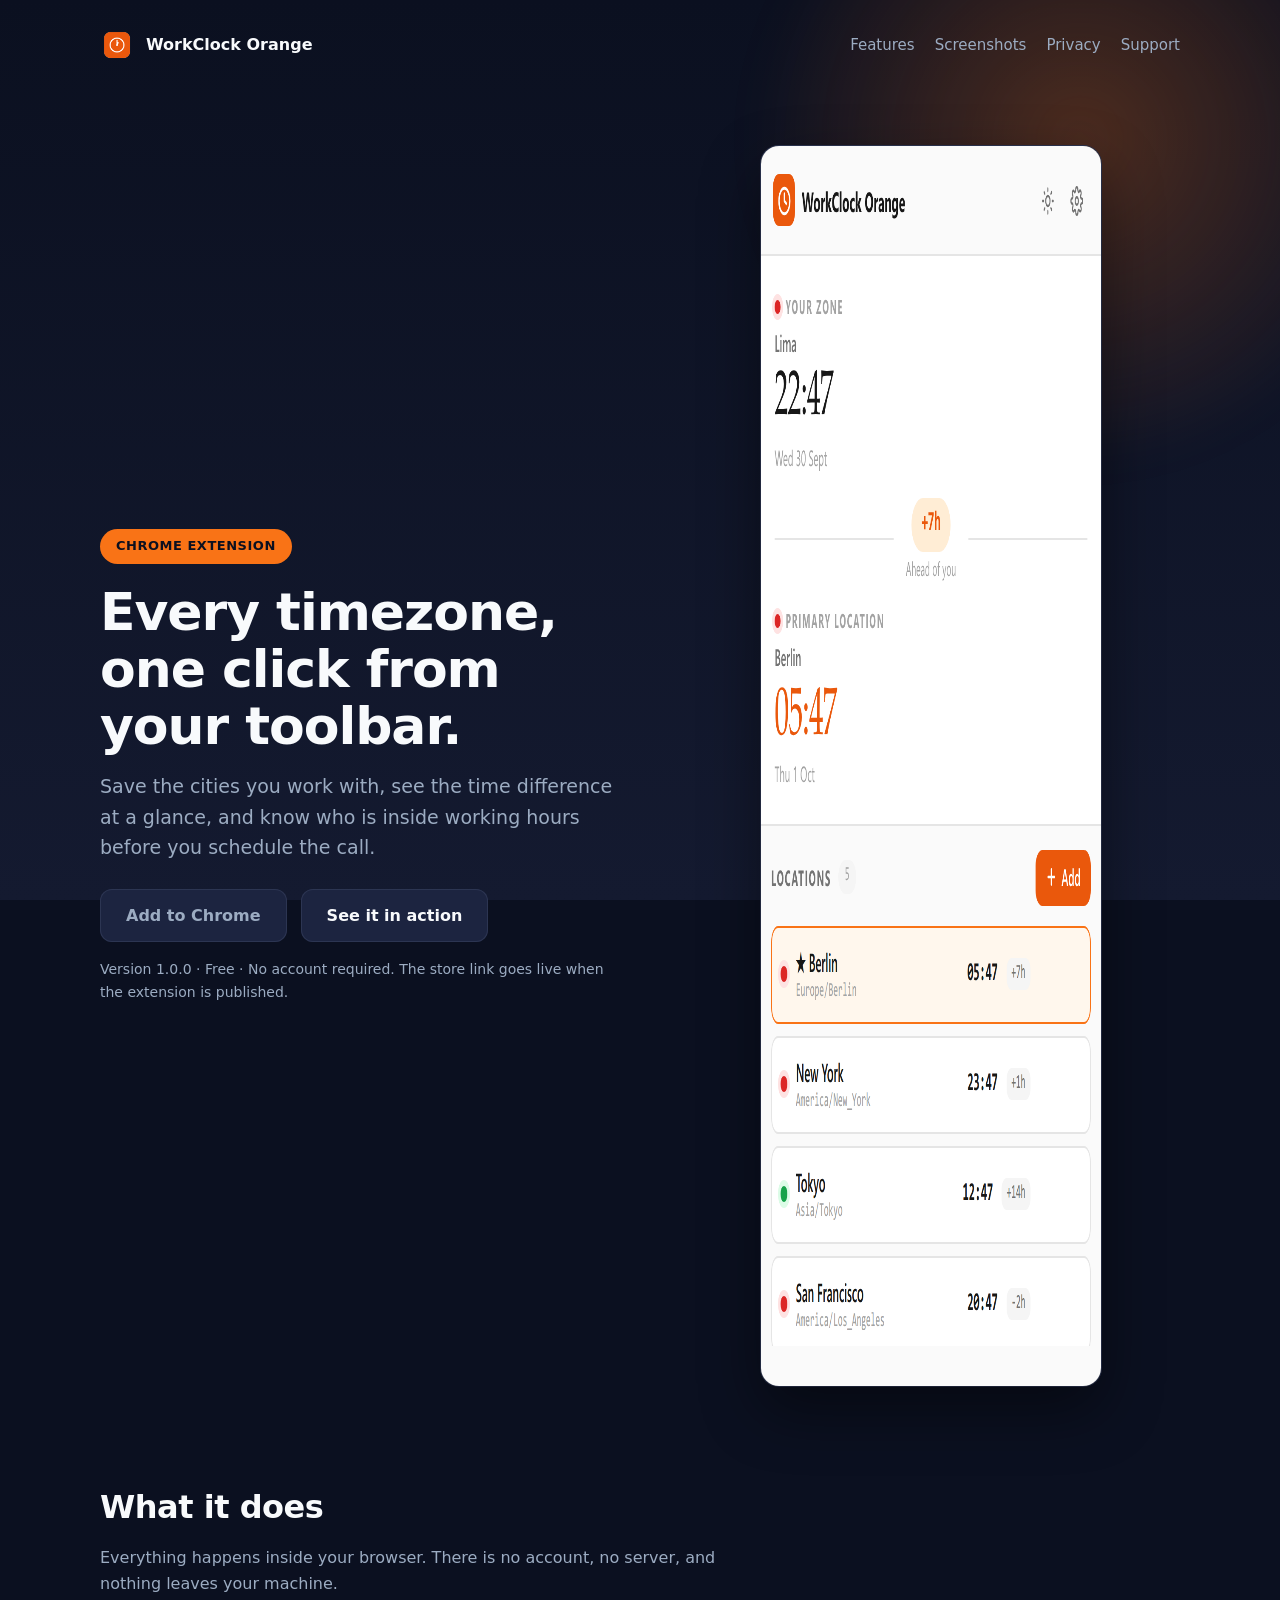
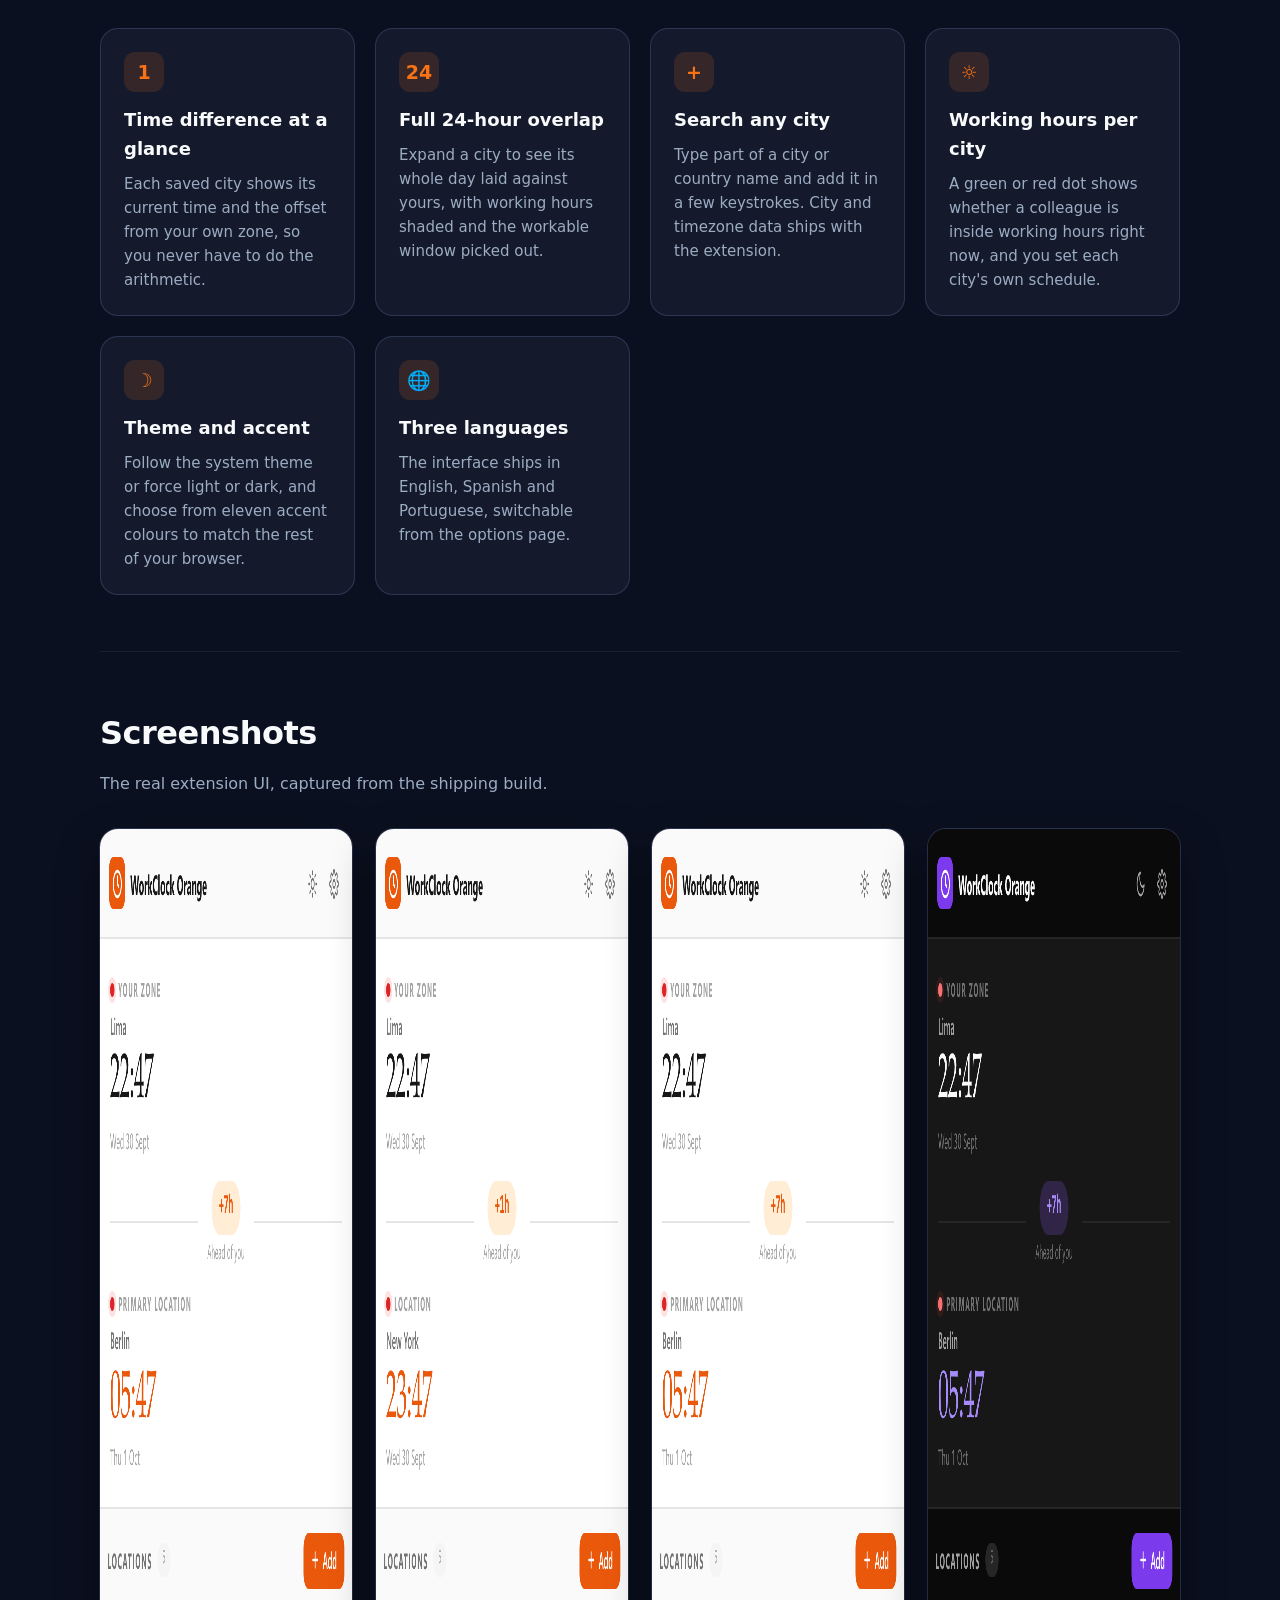
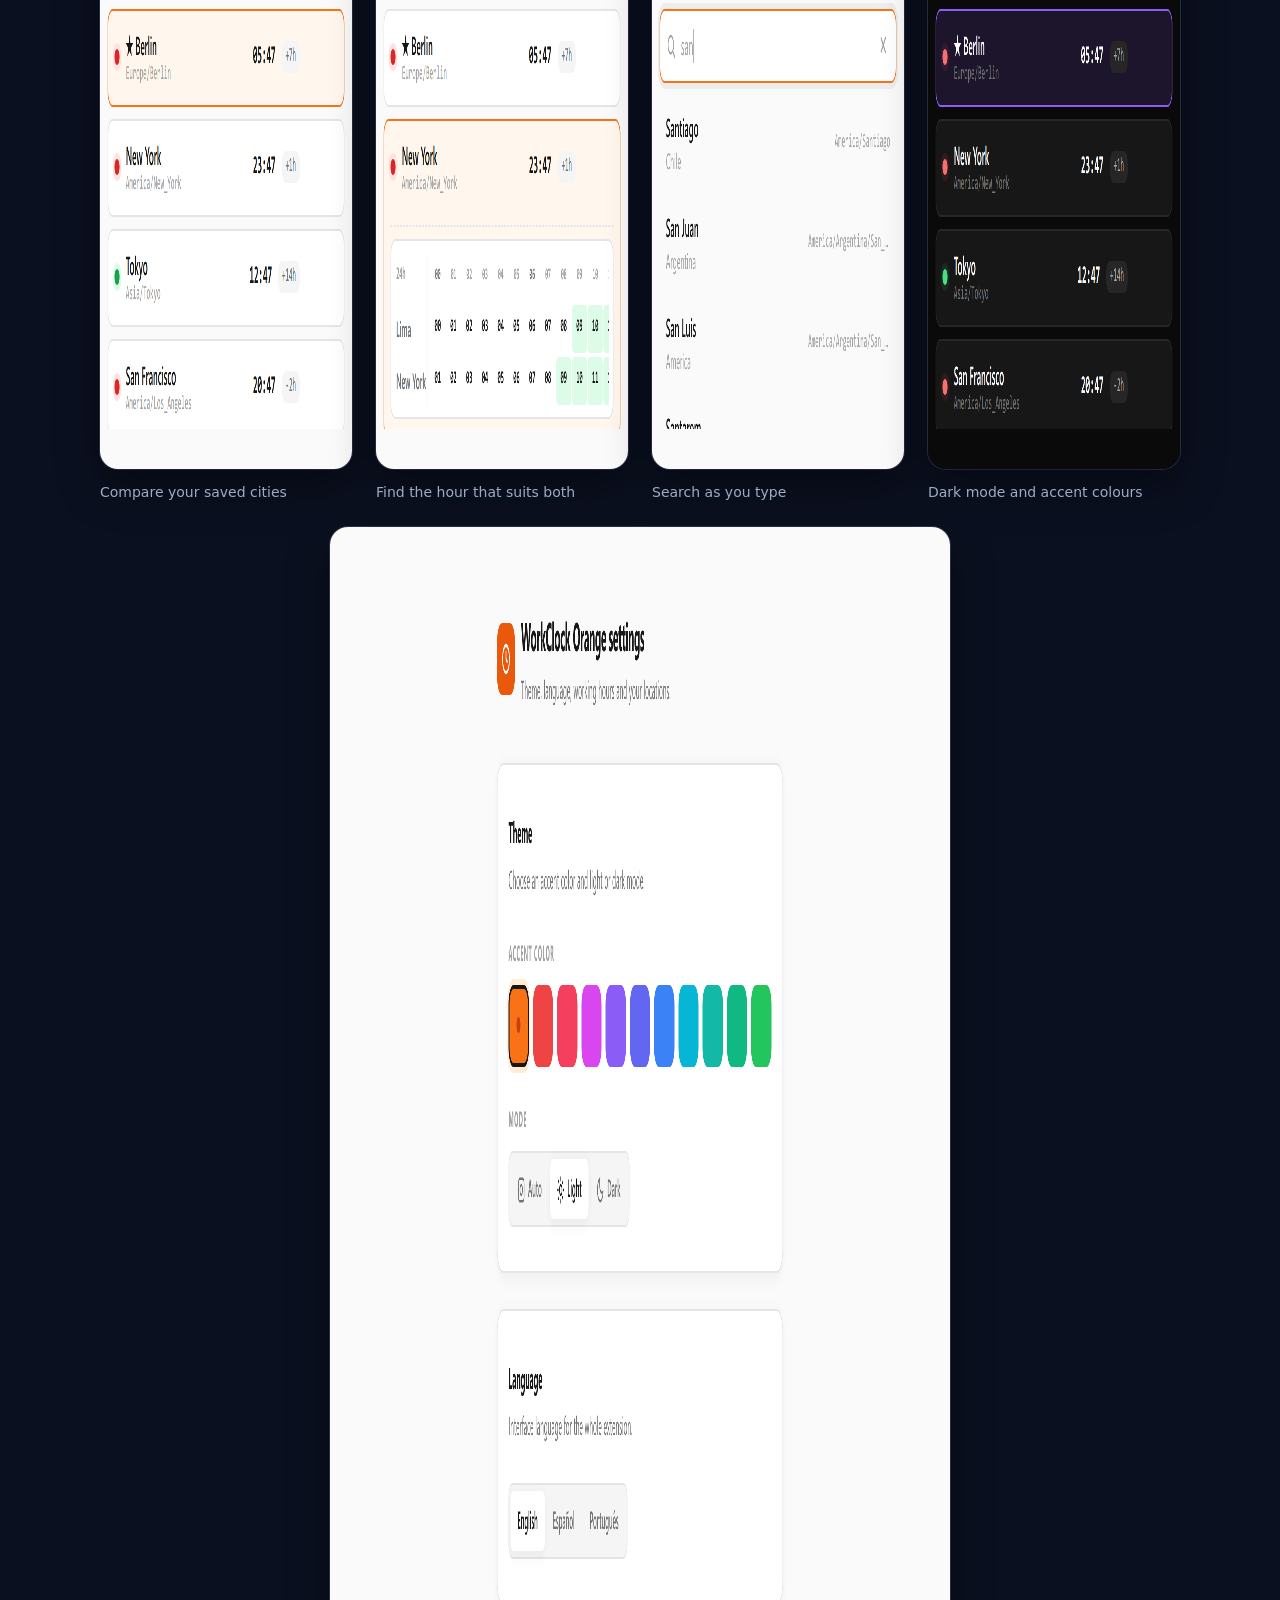
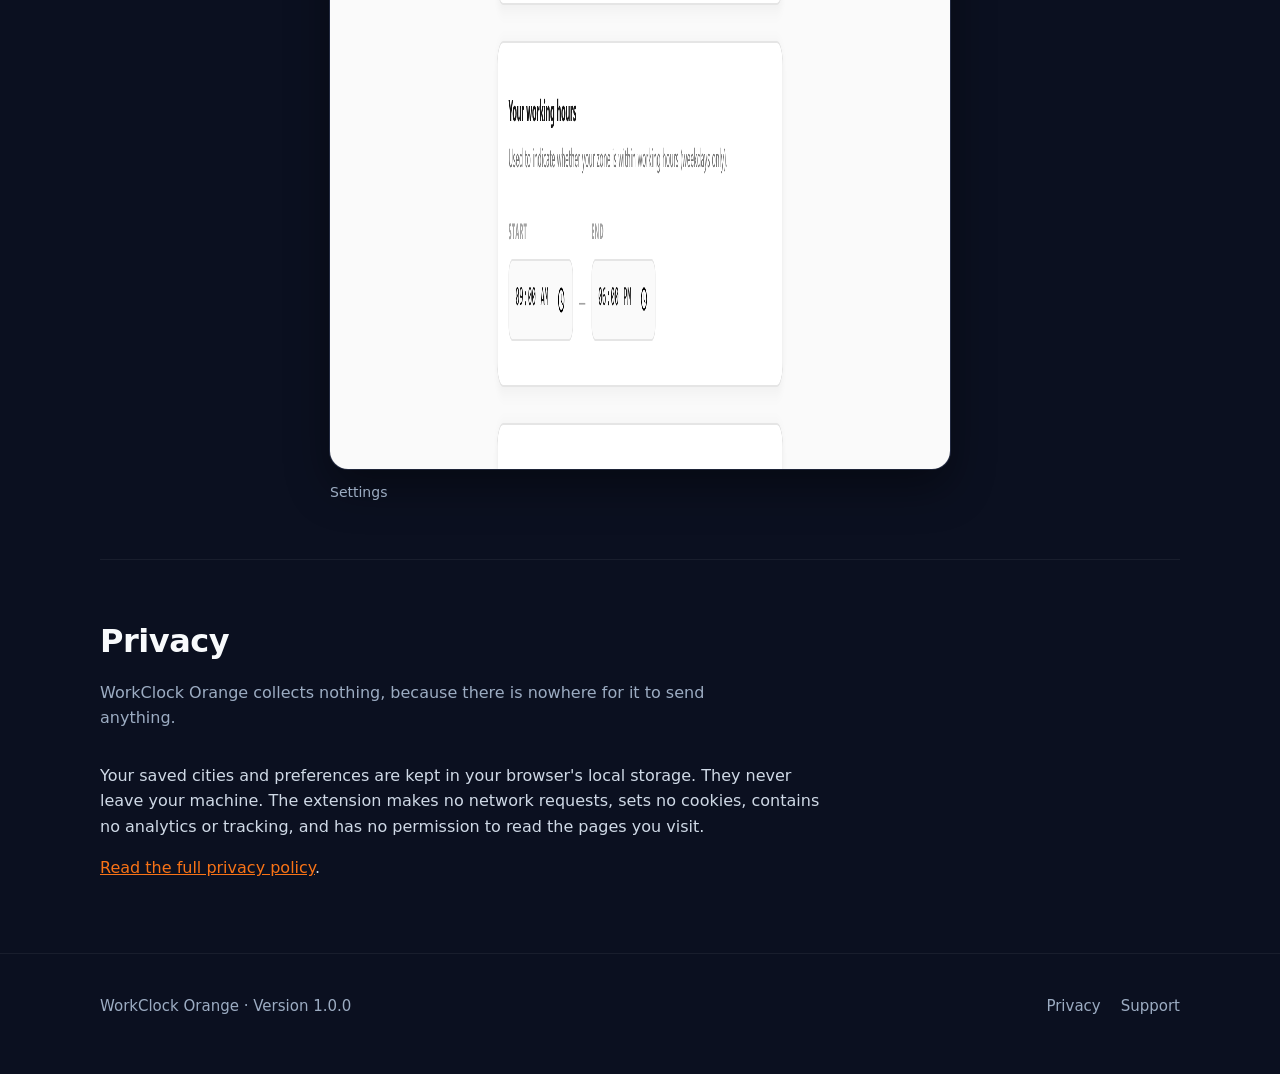
<file: docs/index.html>
<!doctype html>
<html lang="en">
  <head>
    <meta charset="utf-8" />
    <meta name="viewport" content="width=device-width, initial-scale=1" />
    <title>WorkClock Orange &middot; World time from your toolbar</title>
    <meta
      name="description"
      content="WorkClock Orange is a free Chrome extension that compares your local time with any city in the world: time difference, working hours and a 24-hour overlap view. No account, no tracking."
    />
    <link rel="icon" href="assets/icon128.png" />
    <link rel="stylesheet" href="assets/style.css" />
  </head>
  <body>
    <header class="site">
      <div class="wrap">
        <nav>
          <a class="brand" href="index.html">
            <img src="assets/icon128.png" alt="" width="34" height="34" />
            <span>WorkClock Orange</span>
          </a>
          <a class="link" href="#features">Features</a>
          <a class="link" href="#screenshots">Screenshots</a>
          <a class="link" href="privacy.html">Privacy</a>
          <a class="link" href="support.html">Support</a>
        </nav>
      </div>
    </header>

    <main>
      <div class="wrap">
        <section class="hero">
          <div>
            <span class="pill">Chrome extension</span>
            <h1>Every timezone, one click from your toolbar.</h1>
            <p class="lede">
              Save the cities you work with, see the time difference at a glance,
              and know who is inside working hours before you schedule the call.
            </p>
            <div class="actions">
              <a
                class="btn"
                id="install"
                href="#install"
                aria-disabled="true"
                rel="noopener"
                >Add to Chrome</a
              >
              <a class="btn secondary" href="#screenshots">See it in action</a>
            </div>
            <p class="install-note" id="install-note">
              Version 1.0.0 &middot; Free &middot; No account required. The
              store link goes live when the extension is published.
            </p>
          </div>
          <div class="hero-art">
            <img
              src="assets/ui-compare-cities.png"
              alt="The WorkClock Orange popup showing saved cities with their local time and a working-hours indicator."
              width="800"
              height="1240"
            />
          </div>
        </section>
      </div>

      <div class="wrap">
        <section id="features">
          <h2>What it does</h2>
          <p class="sub">
            Everything happens inside your browser. There is no account, no
            server, and nothing leaves your machine.
          </p>
          <div class="grid">
            <div class="card">
              <span class="glyph" aria-hidden="true">1</span>
              <h3>Time difference at a glance</h3>
              <p>
                Each saved city shows its current time and the offset from your
                own zone, so you never have to do the arithmetic.
              </p>
            </div>
            <div class="card">
              <span class="glyph" aria-hidden="true">24</span>
              <h3>Full 24-hour overlap</h3>
              <p>
                Expand a city to see its whole day laid against yours, with
                working hours shaded and the workable window picked out.
              </p>
            </div>
            <div class="card">
              <span class="glyph" aria-hidden="true">+</span>
              <h3>Search any city</h3>
              <p>
                Type part of a city or country name and add it in a few
                keystrokes. City and timezone data ships with the extension.
              </p>
            </div>
            <div class="card">
              <span class="glyph" aria-hidden="true">&#9788;</span>
              <h3>Working hours per city</h3>
              <p>
                A green or red dot shows whether a colleague is inside working
                hours right now, and you set each city's own schedule.
              </p>
            </div>
            <div class="card">
              <span class="glyph" aria-hidden="true">&#9789;</span>
              <h3>Theme and accent</h3>
              <p>
                Follow the system theme or force light or dark, and choose from
                eleven accent colours to match the rest of your browser.
              </p>
            </div>
            <div class="card">
              <span class="glyph" aria-hidden="true">&#127760;</span>
              <h3>Three languages</h3>
              <p>
                The interface ships in English, Spanish and Portuguese, switchable
                from the options page.
              </p>
            </div>
          </div>
        </section>

        <section id="screenshots">
          <h2>Screenshots</h2>
          <p class="sub">The real extension UI, captured from the shipping build.</p>
          <div class="shots">
            <figure>
              <img
                src="assets/ui-compare-cities.png"
                alt="Popup listing saved cities with their local times."
                width="800"
                height="1240"
                loading="lazy"
              />
              <figcaption>Compare your saved cities</figcaption>
            </figure>
            <figure>
              <img
                src="assets/ui-24h-overlap.png"
                alt="An expanded city showing a 24-hour timeline against your own day."
                width="800"
                height="1240"
                loading="lazy"
              />
              <figcaption>Find the hour that suits both</figcaption>
            </figure>
            <figure>
              <img
                src="assets/ui-search-cities.png"
                alt="The search panel with matching cities listed."
                width="800"
                height="1240"
                loading="lazy"
              />
              <figcaption>Search as you type</figcaption>
            </figure>
            <figure>
              <img
                src="assets/ui-dark-mode.png"
                alt="The popup in dark mode with a violet accent."
                width="800"
                height="1240"
                loading="lazy"
              />
              <figcaption>Dark mode and accent colours</figcaption>
            </figure>
          </div>
          <figure class="shot-wide">
            <img
              src="assets/ui-options.png"
              alt="The settings page with theme, language and working hours controls."
              width="2480"
              height="1542"
              loading="lazy"
            />
            <figcaption>Settings</figcaption>
          </figure>
        </section>

        <section id="privacy">
          <h2>Privacy</h2>
          <p class="sub">
            WorkClock Orange collects nothing, because there is nowhere for it to
            send anything.
          </p>
          <div class="prose">
            <p>
              Your saved cities and preferences are kept in your browser's local
              storage. They never leave your machine. The extension makes no
              network requests, sets no cookies, contains no analytics or
              tracking, and has no permission to read the pages you visit.
            </p>
            <p>
              <a href="privacy.html">Read the full privacy policy</a>.
            </p>
          </div>
        </section>
      </div>
    </main>

    <footer class="site">
      <div class="wrap foot">
        <p>WorkClock Orange &middot; Version 1.0.0</p>
        <nav>
          <a class="link" href="privacy.html">Privacy</a>
          <a class="link" href="support.html">Support</a>
        </nav>
      </div>
    </footer>
  </body>
</html>
</file>
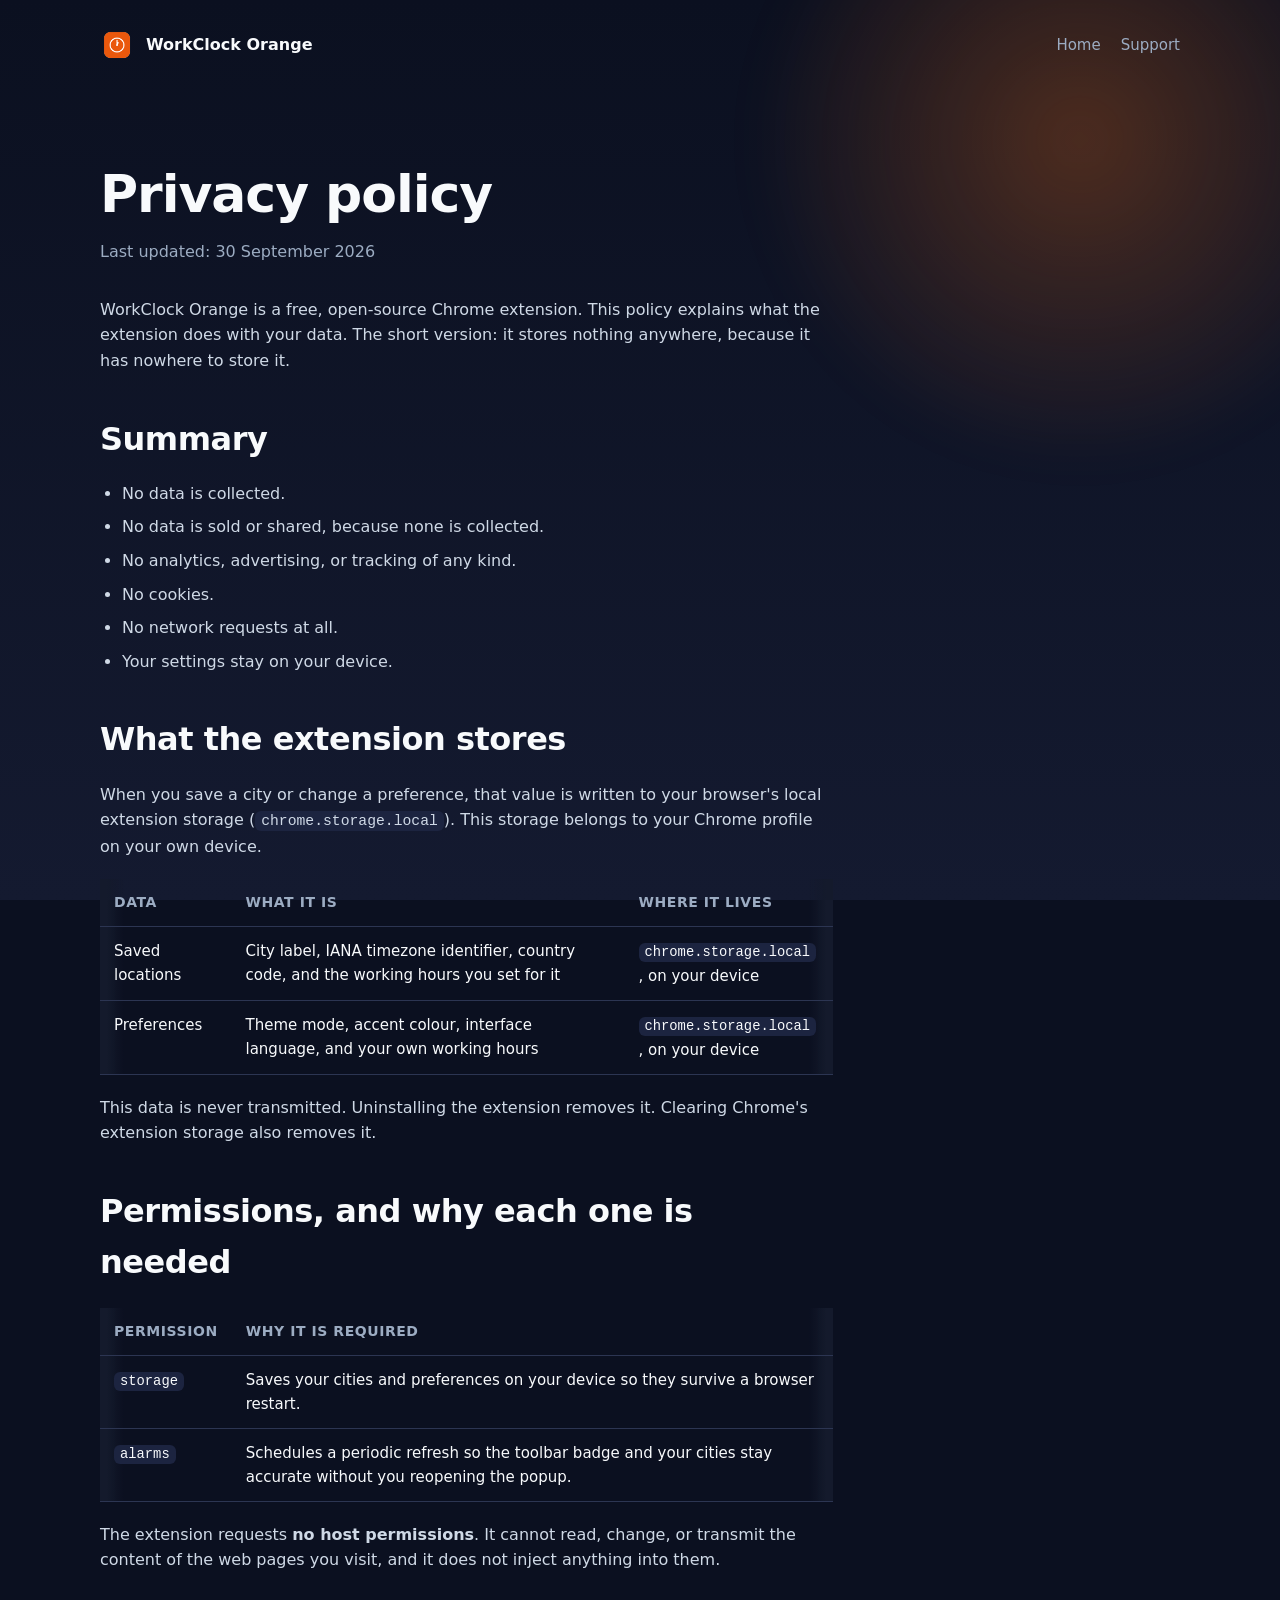
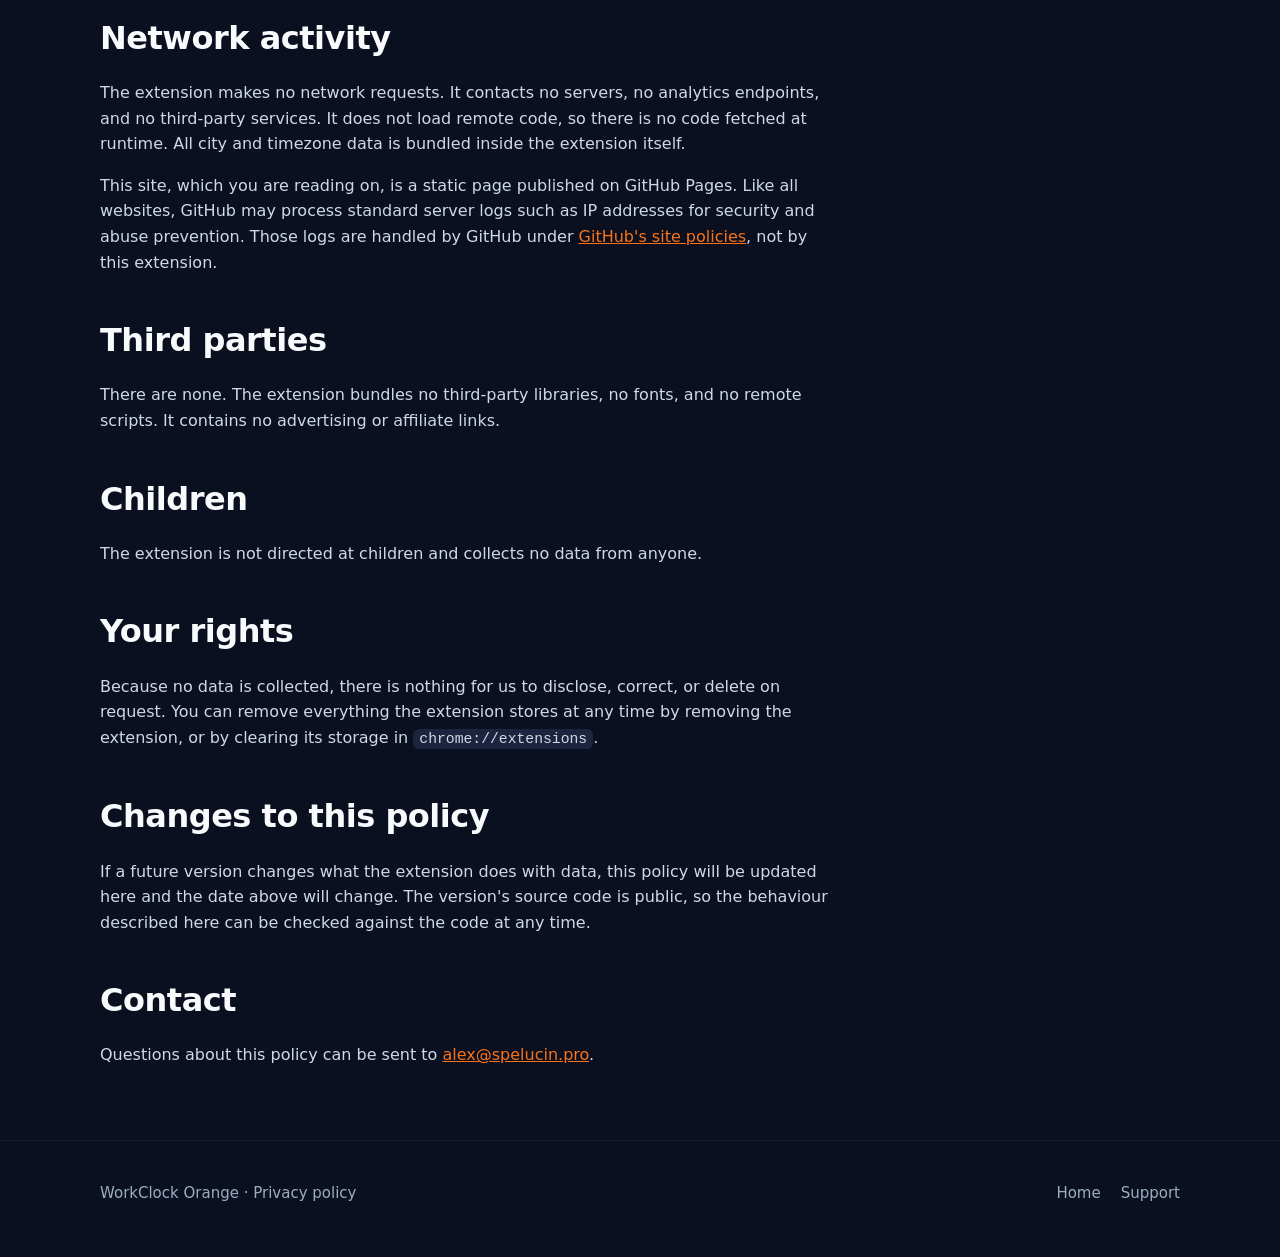
<file: docs/privacy.html>
<!doctype html>
<html lang="en">
  <head>
    <meta charset="utf-8" />
    <meta name="viewport" content="width=device-width, initial-scale=1" />
    <title>Privacy policy &middot; WorkClock Orange</title>
    <meta
      name="description"
      content="WorkClock Orange stores everything locally in your browser. No account, no analytics, no tracking, no network requests. Full privacy policy."
    />
    <link rel="icon" href="assets/icon128.png" />
    <link rel="stylesheet" href="assets/style.css" />
  </head>
  <body>
    <header class="site">
      <div class="wrap">
        <nav>
          <a class="brand" href="index.html">
            <img src="assets/icon128.png" alt="" width="34" height="34" />
            <span>WorkClock Orange</span>
          </a>
          <a class="link" href="index.html">Home</a>
          <a class="link" href="support.html">Support</a>
        </nav>
      </div>
    </header>

    <main>
      <div class="wrap">
        <section>
          <h1>Privacy policy</h1>
          <p class="sub">Last updated: 30 September 2026</p>

          <div class="prose">
            <p>
              WorkClock Orange is a free, open-source Chrome extension. This
              policy explains what the extension does with your data. The short
              version: it stores nothing anywhere, because it has nowhere to
              store it.
            </p>

            <h2>Summary</h2>
            <ul>
              <li>No data is collected.</li>
              <li>No data is sold or shared, because none is collected.</li>
              <li>No analytics, advertising, or tracking of any kind.</li>
              <li>No cookies.</li>
              <li>No network requests at all.</li>
              <li>Your settings stay on your device.</li>
            </ul>

            <h2>What the extension stores</h2>
            <p>
              When you save a city or change a preference, that value is written
              to your browser's local extension storage
              (<code>chrome.storage.local</code>). This storage belongs to your
              Chrome profile on your own device.
            </p>
            <div class="table-scroll">
              <table>
                <thead>
                  <tr>
                    <th scope="col">Data</th>
                    <th scope="col">What it is</th>
                    <th scope="col">Where it lives</th>
                  </tr>
                </thead>
                <tbody>
                  <tr>
                    <td>Saved locations</td>
                    <td>
                      City label, IANA timezone identifier, country code, and the
                      working hours you set for it
                    </td>
                    <td><code>chrome.storage.local</code>, on your device</td>
                  </tr>
                  <tr>
                    <td>Preferences</td>
                    <td>
                      Theme mode, accent colour, interface language, and your own
                      working hours
                    </td>
                    <td><code>chrome.storage.local</code>, on your device</td>
                  </tr>
                </tbody>
              </table>
            </div>
            <p>
              This data is never transmitted. Uninstalling the extension removes
              it. Clearing Chrome's extension storage also removes it.
            </p>

            <h2>Permissions, and why each one is needed</h2>
            <div class="table-scroll">
              <table>
                <thead>
                  <tr>
                    <th scope="col">Permission</th>
                    <th scope="col">Why it is required</th>
                  </tr>
                </thead>
                <tbody>
                  <tr>
                    <td><code>storage</code></td>
                    <td>
                      Saves your cities and preferences on your device so they
                      survive a browser restart.
                    </td>
                  </tr>
                  <tr>
                    <td><code>alarms</code></td>
                    <td>
                      Schedules a periodic refresh so the toolbar badge and your
                      cities stay accurate without you reopening the popup.
                    </td>
                  </tr>
                </tbody>
              </table>
            </div>
            <p>
              The extension requests <strong>no host permissions</strong>. It
              cannot read, change, or transmit the content of the web pages you
              visit, and it does not inject anything into them.
            </p>

            <h2>Network activity</h2>
            <p>
              The extension makes no network requests. It contacts no servers, no
              analytics endpoints, and no third-party services. It does not load
              remote code, so there is no code fetched at runtime. All city and
              timezone data is bundled inside the extension itself.
            </p>
            <p>
              This site, which you are reading on, is a static page published on
              GitHub Pages. Like all websites, GitHub may process standard
              server logs such as IP addresses for security and abuse
              prevention. Those logs are handled by GitHub under
              <a href="https://github.com/site/policies" rel="noopener"
                >GitHub's site policies</a
              >, not by this extension.
            </p>

            <h2>Third parties</h2>
            <p>
              There are none. The extension bundles no third-party libraries, no
              fonts, and no remote scripts. It contains no advertising or
              affiliate links.
            </p>

            <h2>Children</h2>
            <p>
              The extension is not directed at children and collects no data from
              anyone.
            </p>

            <h2>Your rights</h2>
            <p>
              Because no data is collected, there is nothing for us to disclose,
              correct, or delete on request. You can remove everything the
              extension stores at any time by removing the extension, or by
              clearing its storage in
              <code>chrome://extensions</code>.
            </p>

            <h2>Changes to this policy</h2>
            <p>
              If a future version changes what the extension does with data, this
              policy will be updated here and the date above will change. The
              version's source code is public, so the behaviour described here
              can be checked against the code at any time.
            </p>

            <h2>Contact</h2>
            <p>
              Questions about this policy can be sent to
              <a href="mailto:alex@spelucin.pro">alex@spelucin.pro</a>.
            </p>
          </div>
        </section>
      </div>
    </main>

    <footer class="site">
      <div class="wrap foot">
        <p>WorkClock Orange &middot; Privacy policy</p>
        <nav>
          <a class="link" href="index.html">Home</a>
          <a class="link" href="support.html">Support</a>
        </nav>
      </div>
    </footer>
  </body>
</html>
</file>
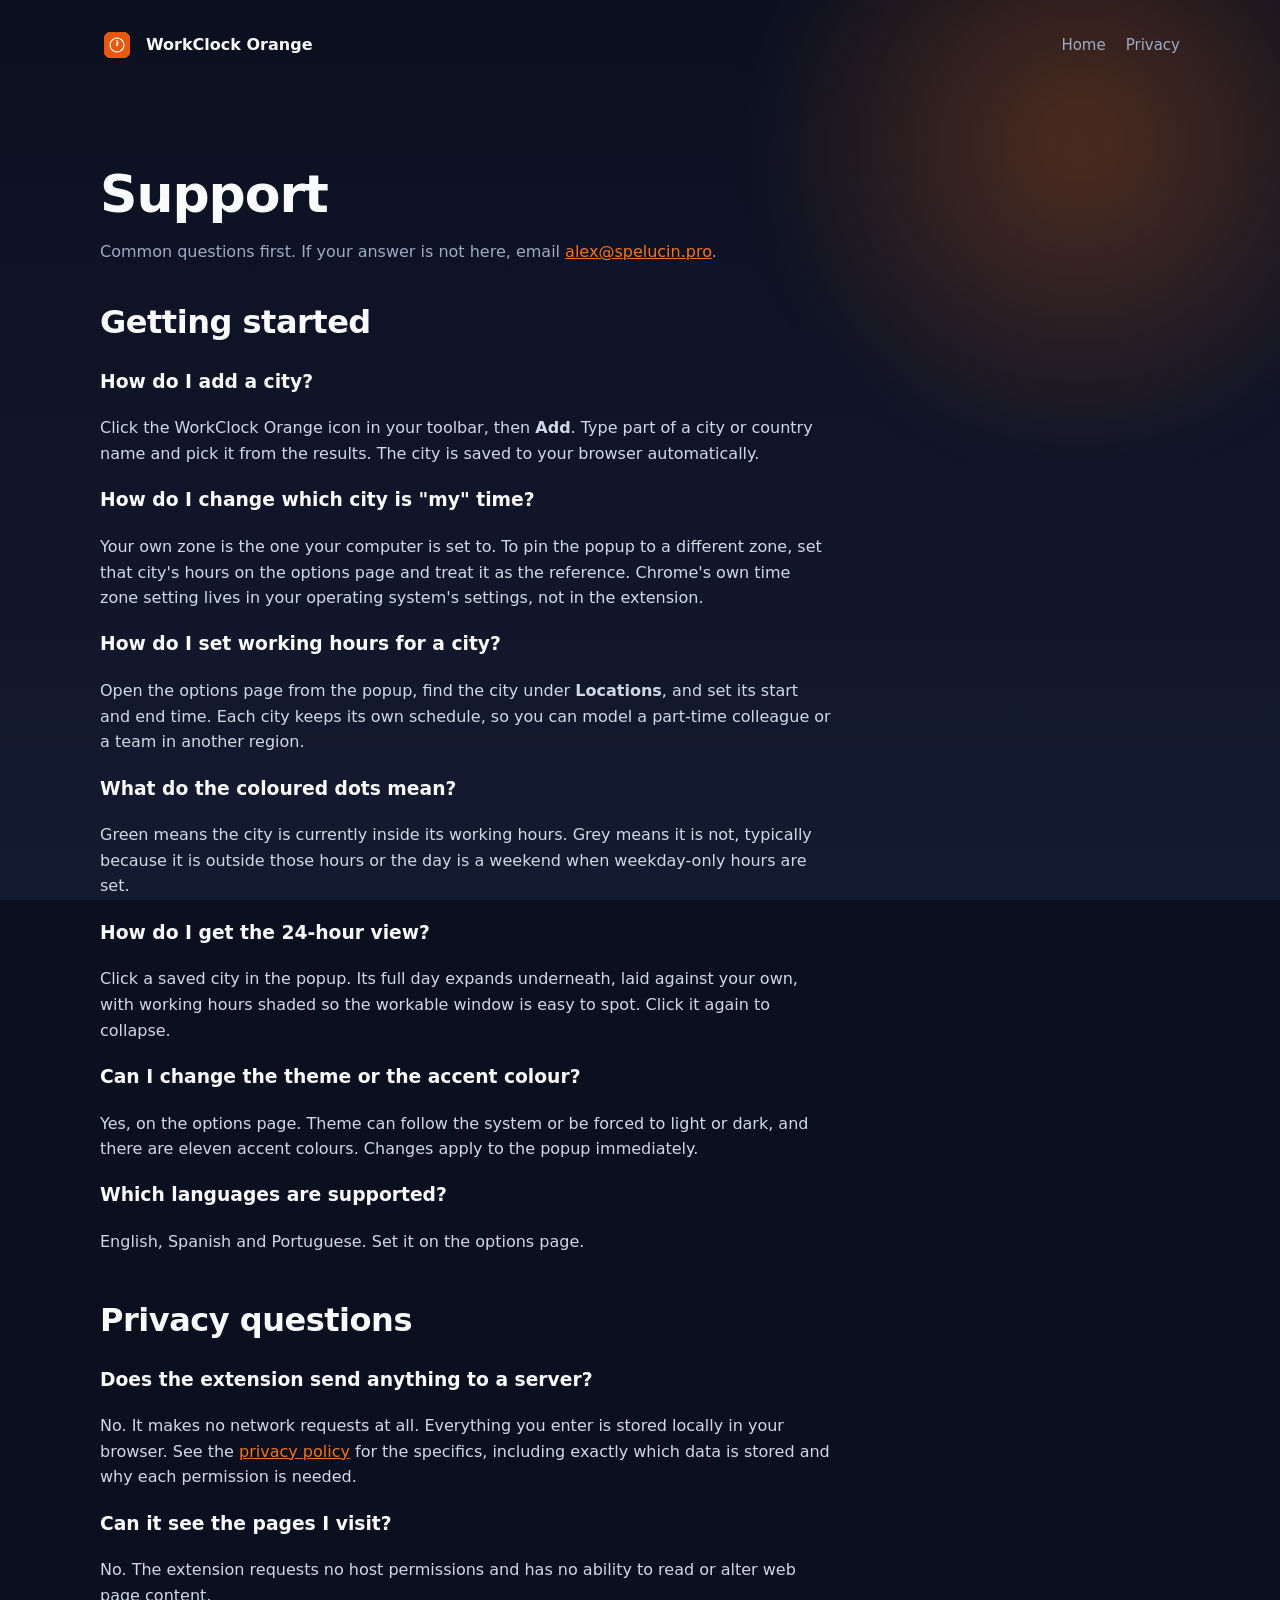
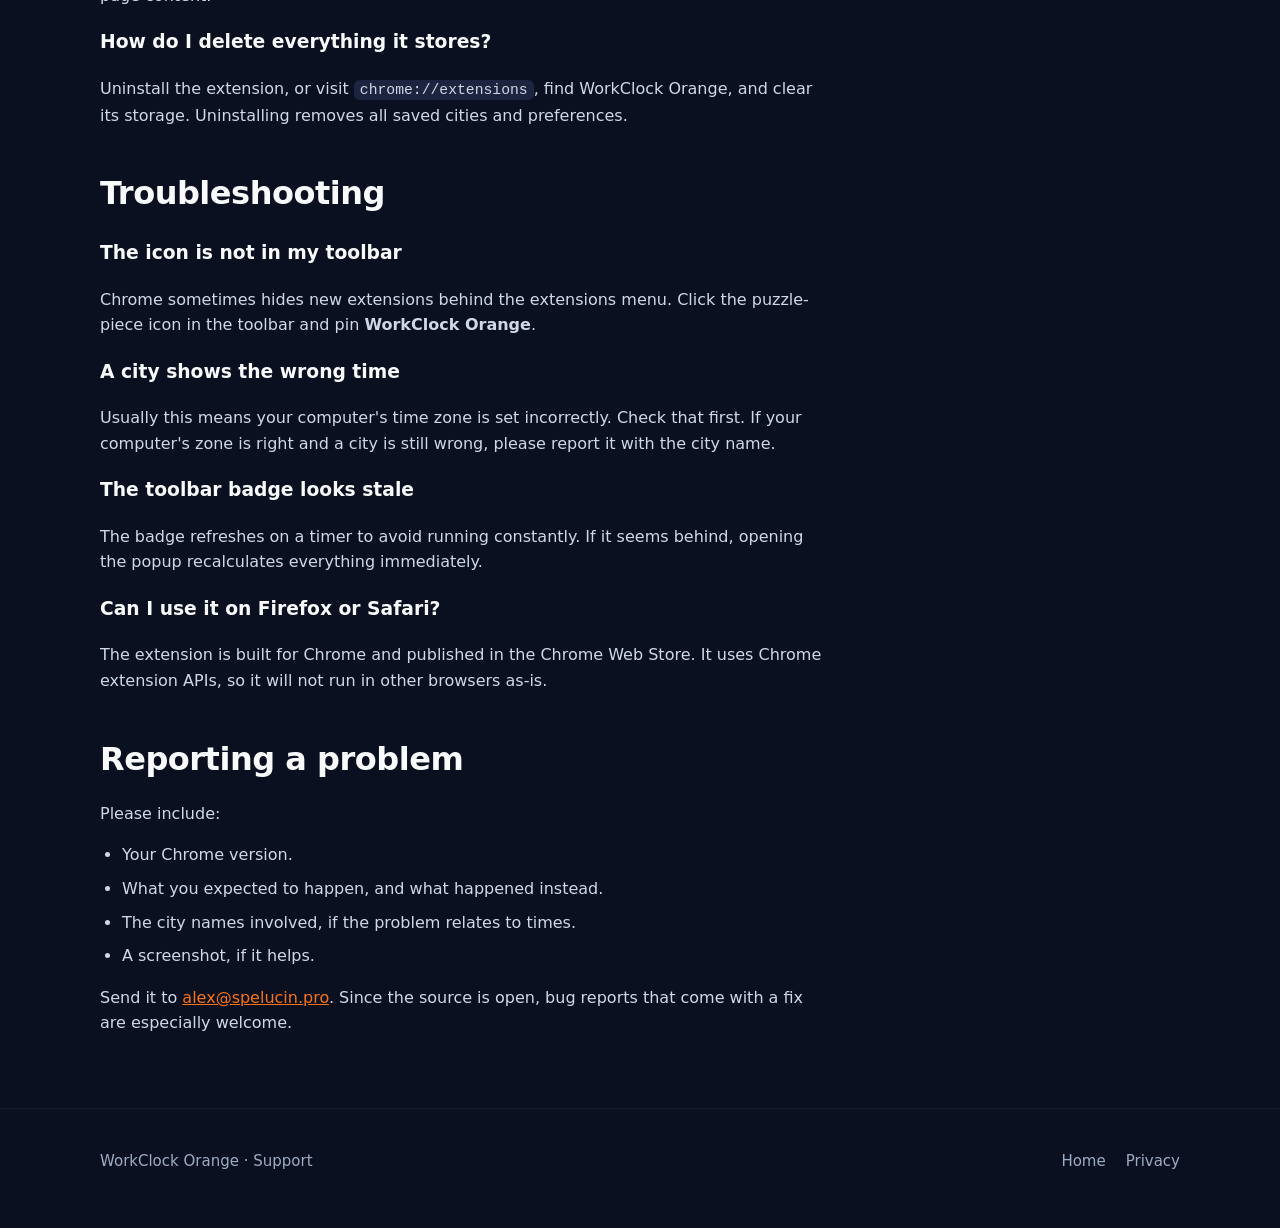
<file: docs/support.html>
<!doctype html>
<html lang="en">
  <head>
    <meta charset="utf-8" />
    <meta name="viewport" content="width=device-width, initial-scale=1" />
    <title>Support &middot; WorkClock Orange</title>
    <meta
      name="description"
      content="Help, answers to common questions, and how to report a problem with the WorkClock Orange Chrome extension."
    />
    <link rel="icon" href="assets/icon128.png" />
    <link rel="stylesheet" href="assets/style.css" />
  </head>
  <body>
    <header class="site">
      <div class="wrap">
        <nav>
          <a class="brand" href="index.html">
            <img src="assets/icon128.png" alt="" width="34" height="34" />
            <span>WorkClock Orange</span>
          </a>
          <a class="link" href="index.html">Home</a>
          <a class="link" href="privacy.html">Privacy</a>
        </nav>
      </div>
    </header>

    <main>
      <div class="wrap">
        <section>
          <h1>Support</h1>
          <p class="sub">
            Common questions first. If your answer is not here, email
            <a href="mailto:alex@spelucin.pro">alex@spelucin.pro</a>.
          </p>

          <div class="prose">
            <h2>Getting started</h2>

            <h3>How do I add a city?</h3>
            <p>
              Click the WorkClock Orange icon in your toolbar, then
              <strong>Add</strong>. Type part of a city or country name and pick
              it from the results. The city is saved to your browser
              automatically.
            </p>

            <h3>How do I change which city is "my" time?</h3>
            <p>
              Your own zone is the one your computer is set to. To pin the popup
              to a different zone, set that city's hours on the options page and
              treat it as the reference. Chrome's own time zone setting lives in
              your operating system's settings, not in the extension.
            </p>

            <h3>How do I set working hours for a city?</h3>
            <p>
              Open the options page from the popup, find the city under
              <strong>Locations</strong>, and set its start and end time. Each
              city keeps its own schedule, so you can model a part-time
              colleague or a team in another region.
            </p>

            <h3>What do the coloured dots mean?</h3>
            <p>
              Green means the city is currently inside its working hours. Grey
              means it is not, typically because it is outside those hours or
              the day is a weekend when weekday-only hours are set.
            </p>

            <h3>How do I get the 24-hour view?</h3>
            <p>
              Click a saved city in the popup. Its full day expands underneath,
              laid against your own, with working hours shaded so the workable
              window is easy to spot. Click it again to collapse.
            </p>

            <h3>Can I change the theme or the accent colour?</h3>
            <p>
              Yes, on the options page. Theme can follow the system or be forced
              to light or dark, and there are eleven accent colours. Changes
              apply to the popup immediately.
            </p>

            <h3>Which languages are supported?</h3>
            <p>English, Spanish and Portuguese. Set it on the options page.</p>

            <h2>Privacy questions</h2>

            <h3>Does the extension send anything to a server?</h3>
            <p>
              No. It makes no network requests at all. Everything you enter is
              stored locally in your browser. See the
              <a href="privacy.html">privacy policy</a> for the specifics,
              including exactly which data is stored and why each permission is
              needed.
            </p>

            <h3>Can it see the pages I visit?</h3>
            <p>
              No. The extension requests no host permissions and has no ability
              to read or alter web page content.
            </p>

            <h3>How do I delete everything it stores?</h3>
            <p>
              Uninstall the extension, or visit <code>chrome://extensions</code>,
              find WorkClock Orange, and clear its storage. Uninstalling removes
              all saved cities and preferences.
            </p>

            <h2>Troubleshooting</h2>

            <h3>The icon is not in my toolbar</h3>
            <p>
              Chrome sometimes hides new extensions behind the extensions menu.
              Click the puzzle-piece icon in the toolbar and pin
              <strong>WorkClock Orange</strong>.
            </p>

            <h3>A city shows the wrong time</h3>
            <p>
              Usually this means your computer's time zone is set incorrectly.
              Check that first. If your computer's zone is right and a city is
              still wrong, please report it with the city name.
            </p>

            <h3>The toolbar badge looks stale</h3>
            <p>
              The badge refreshes on a timer to avoid running constantly. If it
              seems behind, opening the popup recalculates everything
              immediately.
            </p>

            <h3>Can I use it on Firefox or Safari?</h3>
            <p>
              The extension is built for Chrome and published in the Chrome Web
              Store. It uses Chrome extension APIs, so it will not run in other
              browsers as-is.
            </p>

            <h2>Reporting a problem</h2>
            <p>
              Please include:
            </p>
            <ul>
              <li>Your Chrome version.</li>
              <li>What you expected to happen, and what happened instead.</li>
              <li>The city names involved, if the problem relates to times.</li>
              <li>A screenshot, if it helps.</li>
            </ul>
            <p>
              Send it to <a href="mailto:alex@spelucin.pro">alex@spelucin.pro</a>.
              Since the source is open, bug reports that come with a fix are
              especially welcome.
            </p>
          </div>
        </section>
      </div>
    </main>

    <footer class="site">
      <div class="wrap foot">
        <p>WorkClock Orange &middot; Support</p>
        <nav>
          <a class="link" href="index.html">Home</a>
          <a class="link" href="privacy.html">Privacy</a>
        </nav>
      </div>
    </footer>
  </body>
</html>
</file>
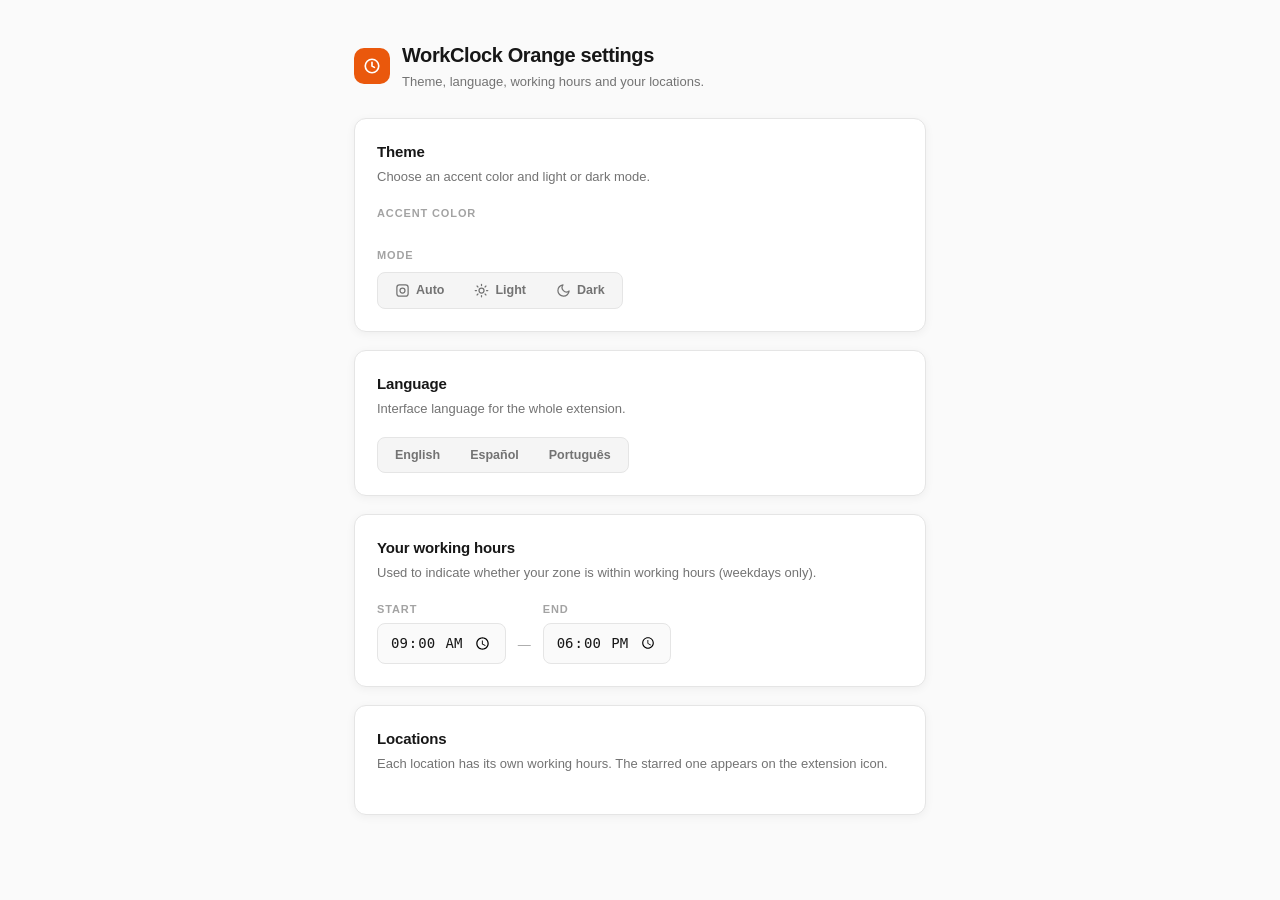
<file: options/options.html>
<!DOCTYPE html>
<html lang="en" data-accent="orange" data-mode="light">
<head>
  <meta charset="utf-8">
  <meta name="viewport" content="width=device-width, initial-scale=1">
  <title>WorkClock Orange settings</title>
  <link rel="stylesheet" href="../lib/base.css">
  <link rel="stylesheet" href="options.css">
</head>
<body>
  <div class="page">

    <header class="page-head">
      <div class="brand">
        <span class="brand-mark" aria-hidden="true">
          <svg width="18" height="18" viewBox="0 0 24 24" fill="none" stroke="currentColor" stroke-width="2.2" stroke-linecap="round" stroke-linejoin="round">
            <circle cx="12" cy="12" r="9"/>
            <path d="M12 7v5l3.2 1.8"/>
          </svg>
        </span>
        <div>
          <h1 class="page-title" data-i18n="optionsTitle">WorkClock Orange settings</h1>
          <p class="page-sub" data-i18n="optionsSub">Theme, language, working hours and your locations.</p>
        </div>
      </div>
    </header>

    <section class="card" id="themeCard">
      <h2 class="card-title" data-i18n="theme">Theme</h2>
      <p class="card-desc" data-i18n="themeDesc">Choose an accent color and light or dark mode.</p>

      <div class="field-label" data-i18n="accentColor">Accent color</div>
      <div class="swatches" id="swatches"></div>

      <div class="field-label" data-i18n="mode">Mode</div>
      <div class="segmented" id="modeSegmented">
        <button class="seg-btn" data-mode="system">
          <svg width="15" height="15" viewBox="0 0 24 24" fill="none" stroke="currentColor" stroke-width="2" stroke-linecap="round" stroke-linejoin="round"><circle cx="12" cy="12" r="4"/><rect x="3" y="3" width="18" height="18" rx="4"/></svg>
          <span data-i18n="auto">Auto</span>
        </button>
        <button class="seg-btn" data-mode="light">
          <svg width="15" height="15" viewBox="0 0 24 24" fill="none" stroke="currentColor" stroke-width="2" stroke-linecap="round" stroke-linejoin="round"><circle cx="12" cy="12" r="4"/><path d="M12 2v2M12 20v2M4.9 4.9l1.4 1.4M17.7 17.7l1.4 1.4M2 12h2M20 12h2M4.9 19.1l1.4-1.4M17.7 6.3l1.4-1.4"/></svg>
          <span data-i18n="light">Light</span>
        </button>
        <button class="seg-btn" data-mode="dark">
          <svg width="15" height="15" viewBox="0 0 24 24" fill="none" stroke="currentColor" stroke-width="2" stroke-linecap="round" stroke-linejoin="round"><path d="M21 12.8A9 9 0 1 1 11.2 3a7 7 0 0 0 9.8 9.8z"/></svg>
          <span data-i18n="dark">Dark</span>
        </button>
      </div>
    </section>

    <section class="card">
      <h2 class="card-title" data-i18n="language">Language</h2>
      <p class="card-desc" data-i18n="languageDesc">Interface language for the whole extension.</p>
      <div class="segmented" id="langSegmented">
        <button class="seg-btn" data-lang="en">English</button>
        <button class="seg-btn" data-lang="es">Español</button>
        <button class="seg-btn" data-lang="pt">Português</button>
      </div>
    </section>

    <section class="card">
      <h2 class="card-title" data-i18n="yourWorkHours">Your working hours</h2>
      <p class="card-desc" data-i18n="yourWorkHoursDesc">Used to indicate whether your zone is within working hours (weekdays only).</p>
      <div class="time-row">
        <div class="time-field">
          <label class="field-label" for="localStart" data-i18n="start">Start</label>
          <input id="localStart" type="time" class="time-input" value="09:00">
        </div>
        <span class="time-sep">—</span>
        <div class="time-field">
          <label class="field-label" for="localEnd" data-i18n="end">End</label>
          <input id="localEnd" type="time" class="time-input" value="18:00">
        </div>
      </div>
    </section>

    <section class="card">
      <h2 class="card-title" data-i18n="locationsSettings">Locations</h2>
      <p class="card-desc" data-i18n="locationsDesc">Each location has its own working hours. The starred one appears on the extension icon.</p>

      <div class="search-wrap" id="searchWrap"></div>

      <div class="option-list" id="optionList"></div>
      <div class="empty-state" id="emptyState" hidden>
        <p class="empty-text" data-i18n="noLocationsYet">No locations yet. Add one above to get started.</p>
      </div>
    </section>

  </div>
  <script type="module" src="options.js"></script>
</body>
</html>
</file>
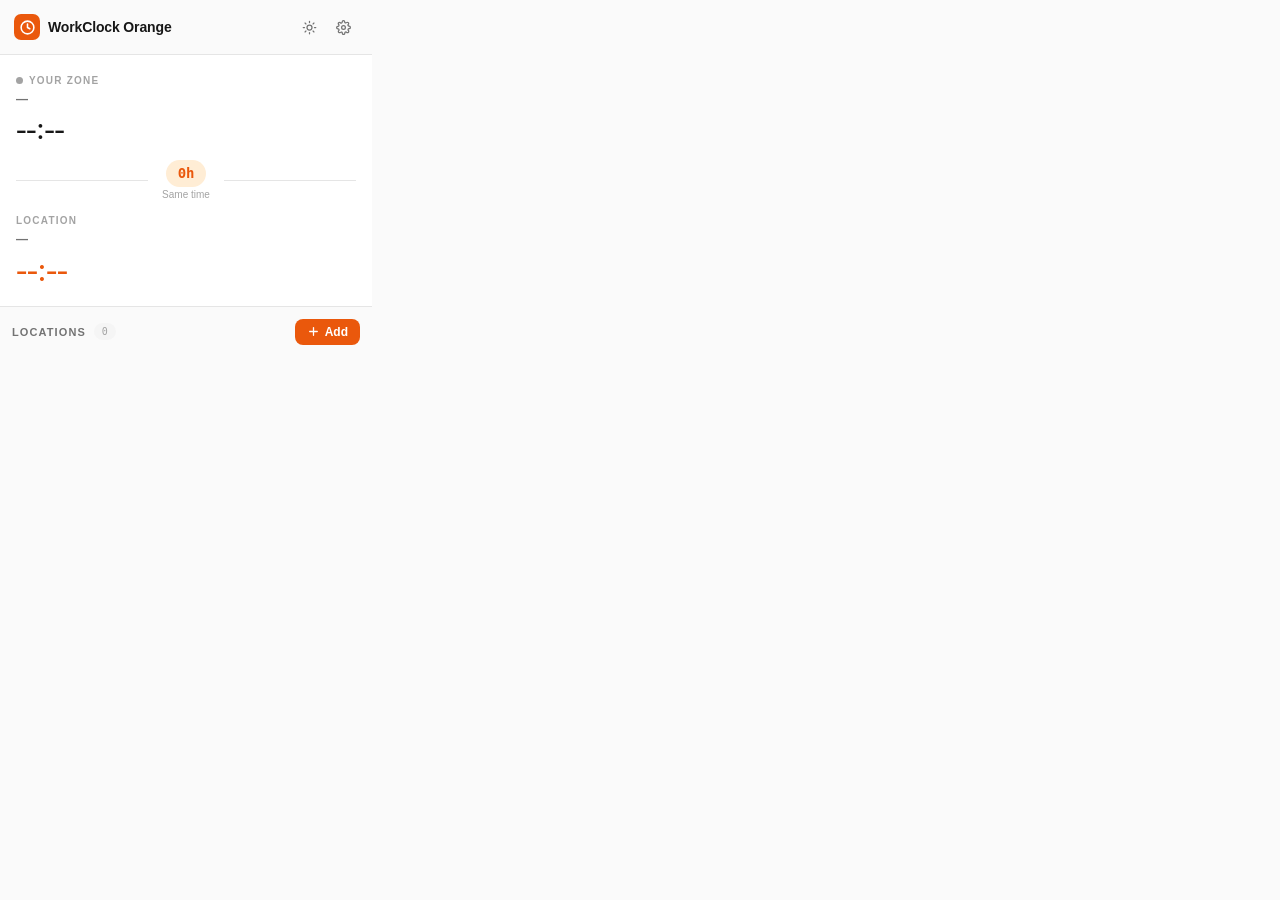
<file: popup/popup.html>
<!DOCTYPE html>
<html lang="en" data-accent="orange" data-mode="light">
<head>
  <meta charset="utf-8">
  <title>WorkClock Orange</title>
  <link rel="stylesheet" href="../lib/base.css">
  <link rel="stylesheet" href="popup.css">
</head>
<body>
  <main class="app">

    <header class="topbar">
      <div class="brand">
        <span class="brand-mark" aria-hidden="true">
          <svg width="17" height="17" viewBox="0 0 24 24" fill="none" stroke="currentColor" stroke-width="2.2" stroke-linecap="round" stroke-linejoin="round">
            <circle cx="12" cy="12" r="9"/>
            <path d="M12 7v5l3.2 1.8"/>
          </svg>
        </span>
        <span class="brand-name">WorkClock Orange</span>
      </div>
      <div class="topbar-actions">
        <button id="themeBtn" class="icon-btn" data-i18n-title="changeTheme" data-i18n-aria="changeTheme" aria-label="Change theme">
          <svg class="ic-theme ic-system" width="15" height="15" viewBox="0 0 24 24" fill="none" stroke="currentColor" stroke-width="2" stroke-linecap="round" stroke-linejoin="round"><circle cx="12" cy="12" r="4"/><rect x="3" y="3" width="18" height="18" rx="4"/></svg>
          <svg class="ic-theme ic-sun" width="15" height="15" viewBox="0 0 24 24" fill="none" stroke="currentColor" stroke-width="2" stroke-linecap="round" stroke-linejoin="round"><circle cx="12" cy="12" r="4"/><path d="M12 2v2M12 20v2M4.9 4.9l1.4 1.4M17.7 17.7l1.4 1.4M2 12h2M20 12h2M4.9 19.1l1.4-1.4M17.7 6.3l1.4-1.4"/></svg>
          <svg class="ic-theme ic-moon" width="15" height="15" viewBox="0 0 24 24" fill="none" stroke="currentColor" stroke-width="2" stroke-linecap="round" stroke-linejoin="round"><path d="M21 12.8A9 9 0 1 1 11.2 3a7 7 0 0 0 9.8 9.8z"/></svg>
        </button>
        <button id="settingsBtn" class="icon-btn" data-i18n-title="settings" data-i18n-aria="settings" aria-label="Settings">
          <svg width="15" height="15" viewBox="0 0 24 24" fill="none" stroke="currentColor" stroke-width="2" stroke-linecap="round" stroke-linejoin="round"><circle cx="12" cy="12" r="3"/><path d="M19.4 15a1.65 1.65 0 0 0 .33 1.82l.06.06a2 2 0 1 1-2.83 2.83l-.06-.06a1.65 1.65 0 0 0-1.82-.33 1.65 1.65 0 0 0-1 1.51V21a2 2 0 1 1-4 0v-.09a1.65 1.65 0 0 0-1-1.51 1.65 1.65 0 0 0-1.82.33l-.06.06a2 2 0 1 1-2.83-2.83l.06-.06a1.65 1.65 0 0 0 .33-1.82 1.65 1.65 0 0 0-1.51-1H3a2 2 0 1 1 0-4h.09a1.65 1.65 0 0 0 1.51-1 1.65 1.65 0 0 0-.33-1.82l-.06-.06a2 2 0 1 1 2.83-2.83l.06.06a1.65 1.65 0 0 0 1.82.33h.01a1.65 1.65 0 0 0 1-1.51V3a2 2 0 1 1 4 0v.09a1.65 1.65 0 0 0 1 1.51h.01a1.65 1.65 0 0 0 1.82-.33l.06-.06a2 2 0 1 1 2.83 2.83l-.06.06a1.65 1.65 0 0 0-.33 1.82v.01a1.65 1.65 0 0 0 1.51 1H21a2 2 0 1 1 0 4h-.09a1.65 1.65 0 0 0-1.51 1z"/></svg>
        </button>
      </div>
    </header>

    <section class="compare">
      <div class="clock local">
        <span class="clock-label">
          <span class="status-dot muted" id="localWork" aria-hidden="true"></span>
          <span data-i18n="yourZone">Your zone</span>
        </span>
        <span class="clock-zone" id="localZone">—</span>
        <span class="clock-time local-time" id="localTime">--:--</span>
        <span class="clock-date" id="localDate"></span>
      </div>

      <div class="diff">
        <div class="diff-body">
          <span class="diff-badge" id="diff">0h</span>
          <span class="diff-sub" id="diffNote">Same time</span>
        </div>
      </div>

      <div class="clock remote">
        <span class="clock-label">
          <span class="status-dot muted" id="remoteWork" hidden aria-hidden="true"></span>
          <span id="remoteLabel" data-i18n="location">Location</span>
        </span>
        <span class="clock-zone" id="remoteName">—</span>
        <span class="clock-time remote-time" id="remoteTime">--:--</span>
        <span class="clock-date" id="remoteDate"></span>
      </div>
    </section>

    <section class="locations">
      <div class="section-head">
        <span class="section-title" data-i18n="locations">Locations</span>
        <span class="section-count" id="locCount">0</span>
        <button id="addBtn" class="add-btn" data-i18n-aria="add" aria-label="Add location">
          <svg width="13" height="13" viewBox="0 0 24 24" fill="none" stroke="currentColor" stroke-width="2.4" stroke-linecap="round"><line x1="12" y1="5" x2="12" y2="19"/><line x1="5" y1="12" x2="19" y2="12"/></svg>
          <span data-i18n="add">Add</span>
        </button>
      </div>

      <div class="search-wrap" id="searchWrap" hidden></div>

      <div class="location-list" id="locationList"></div>

      <div class="empty-state" id="emptyState" hidden>
        <span class="empty-icon" aria-hidden="true">
          <svg width="30" height="30" viewBox="0 0 24 24" fill="none" stroke="currentColor" stroke-width="1.6" stroke-linecap="round" stroke-linejoin="round"><circle cx="12" cy="12" r="9"/><path d="M12 7v5l3.2 1.8"/></svg>
        </span>
        <p class="empty-title" data-i18n="emptyTitle">No locations yet</p>
        <p class="empty-text" data-i18n="emptyText">Add cities to compare times and working hours instantly.</p>
        <button id="emptyAddBtn" class="btn-primary" data-i18n="addFirst">Add first location</button>
      </div>
    </section>

  </main>
  <div id="tip" class="tip" role="tooltip" hidden></div>
  <script type="module" src="popup.js"></script>
</body>
</html>
</file>
<file: docs/assets/style.css>
:root {
  --bg-top: #0b1020;
  --bg-bot: #141a30;
  --surface: #141a2c;
  --surface-2: #1c2440;
  --line: #2c3552;
  --ink: #f8fafc;
  --muted: #9cacc2;
  --accent: #f97316;
  --radius: 18px;
  --wrap: 1080px;
}

* {
  box-sizing: border-box;
}

html {
  color-scheme: dark;
}

body {
  margin: 0;
  font-family: ui-sans-serif, system-ui, -apple-system, "Segoe UI", Roboto,
    Helvetica, Arial, sans-serif;
  line-height: 1.6;
  color: var(--ink);
  background: var(--bg-top);
  -webkit-font-smoothing: antialiased;
}

body::before {
  content: "";
  position: fixed;
  inset: 0;
  z-index: -1;
  background: linear-gradient(180deg, var(--bg-top) 0%, var(--bg-bot) 100%);
}

body::after {
  content: "";
  position: fixed;
  top: -220px;
  right: -160px;
  width: 720px;
  height: 720px;
  z-index: -1;
  border-radius: 50%;
  background: radial-gradient(circle, rgba(249, 115, 22, 0.28), transparent 65%);
  filter: blur(20px);
  pointer-events: none;
}

.wrap {
  width: min(var(--wrap), 100% - 48px);
  margin-inline: auto;
}

a {
  color: var(--accent);
}

a:focus-visible,
button:focus-visible {
  outline: 3px solid var(--accent);
  outline-offset: 3px;
}

/* ---------------------------------------------------------------- header */

header.site {
  padding: 28px 0;
}

nav {
  display: flex;
  flex-wrap: wrap;
  gap: 20px;
  align-items: center;
}

nav .brand {
  display: flex;
  align-items: center;
  gap: 12px;
  font-weight: 700;
  color: var(--ink);
  text-decoration: none;
  margin-right: auto;
}

nav .brand img {
  width: 34px;
  height: 34px;
  border-radius: 9px;
}

nav a.link {
  color: var(--muted);
  text-decoration: none;
  font-size: 15px;
}

nav a.link:hover {
  color: var(--ink);
}

/* ------------------------------------------------------------------ hero */

.hero {
  padding: 56px 0 40px;
  display: grid;
  grid-template-columns: minmax(0, 1fr) minmax(0, 0.95fr);
  gap: 56px;
  align-items: center;
}

.pill {
  display: inline-block;
  padding: 7px 16px;
  border-radius: 999px;
  background: var(--accent);
  color: #0b1020;
  font-size: 13px;
  font-weight: 700;
  letter-spacing: 0.04em;
  text-transform: uppercase;
}

h1 {
  font-size: clamp(34px, 5vw, 52px);
  line-height: 1.1;
  letter-spacing: -0.02em;
  margin: 20px 0 16px;
}

.lede {
  font-size: 19px;
  color: var(--muted);
  max-width: 46ch;
  margin: 0 0 26px;
}

.actions {
  display: flex;
  flex-wrap: wrap;
  gap: 14px;
  align-items: center;
}

.btn {
  display: inline-block;
  padding: 14px 26px;
  border-radius: 12px;
  background: var(--accent);
  color: #0b1020;
  font-weight: 700;
  font-size: 16px;
  text-decoration: none;
  border: 0;
  cursor: pointer;
}

.btn:hover {
  filter: brightness(1.08);
}

.btn.secondary {
  background: var(--surface-2);
  color: var(--ink);
  box-shadow: inset 0 0 0 1px var(--line);
}

.btn[aria-disabled="true"] {
  background: var(--surface-2);
  color: var(--muted);
  box-shadow: inset 0 0 0 1px var(--line);
  cursor: not-allowed;
}

.install-note {
  margin: 16px 0 0;
  font-size: 14px;
  color: var(--muted);
}

.hero-art {
  display: grid;
  gap: 18px;
  justify-items: center;
}

.hero-art img {
  width: 100%;
  max-width: 340px;
  border-radius: var(--radius);
  box-shadow: 0 24px 60px rgba(0, 0, 0, 0.45), 0 0 0 1px var(--line);
}

/* --------------------------------------------------------------- sections */

section {
  padding: 56px 0;
}

section + section {
  border-top: 1px solid rgba(255, 255, 255, 0.06);
}

h2 {
  font-size: clamp(24px, 3.4vw, 32px);
  letter-spacing: -0.015em;
  margin: 0 0 12px;
}

.sub {
  color: var(--muted);
  max-width: 62ch;
  margin: 0 0 32px;
}

.grid {
  display: grid;
  gap: 20px;
  grid-template-columns: repeat(auto-fit, minmax(250px, 1fr));
}

.card {
  padding: 24px;
  border-radius: var(--radius);
  background: var(--surface);
  box-shadow: inset 0 0 0 1px var(--line);
}

.card h3 {
  margin: 0 0 8px;
  font-size: 18px;
}

.card p {
  margin: 0;
  color: var(--muted);
  font-size: 15px;
}

.card .glyph {
  display: inline-grid;
  place-items: center;
  width: 40px;
  height: 40px;
  margin-bottom: 14px;
  border-radius: 11px;
  background: rgba(249, 115, 22, 0.14);
  color: var(--accent);
  font-size: 19px;
  font-weight: 700;
}

figure {
  margin: 0;
}

figure img {
  width: 100%;
  border-radius: var(--radius);
  box-shadow: 0 18px 44px rgba(0, 0, 0, 0.4), 0 0 0 1px var(--line);
  display: block;
}

figcaption {
  margin-top: 12px;
  color: var(--muted);
  font-size: 14px;
}

.shots {
  display: grid;
  gap: 24px;
  grid-template-columns: repeat(auto-fit, minmax(190px, 1fr));
  align-items: start;
}

/* The options page is landscape, so it sits below the portrait popup shots
   instead of stretching one grid row out of step with the others. */
.shot-wide {
  max-width: 620px;
  margin: 24px auto 0;
}

.prose {
  max-width: 72ch;
}

.prose h2 {
  margin-top: 40px;
}

.prose h2:first-child {
  margin-top: 0;
}

.prose p,
.prose li {
  color: #cfd9e6;
}

.prose ul {
  padding-left: 22px;
}

.prose li {
  margin-bottom: 8px;
}

table {
  width: 100%;
  border-collapse: collapse;
  margin: 20px 0;
  font-size: 15px;
}

/* Three-column tables cannot shrink below the width of their longest cell, so
   they would push the whole page sideways on a phone. Let the table keep its
   readable width and scroll inside its own container instead. */
.table-scroll {
  overflow-x: auto;
  max-width: 100%;
  margin: 20px 0;
  /* A visible hint that there is more to the right. */
  background:
    linear-gradient(to right, var(--surface) 30%, transparent) left / 24px 100% no-repeat,
    linear-gradient(to left, var(--surface) 30%, transparent) right / 24px 100% no-repeat,
    radial-gradient(farthest-side at 0 50%, rgba(0, 0, 0, 0.14), transparent) left / 10px 100% no-repeat,
    radial-gradient(farthest-side at 100% 50%, rgba(0, 0, 0, 0.14), transparent) right / 10px 100% no-repeat;
}

.table-scroll table {
  margin: 0;
  min-width: 520px;
}

th,
td {
  text-align: left;
  padding: 12px 14px;
  border-bottom: 1px solid var(--line);
  vertical-align: top;
}

th {
  color: var(--muted);
  font-weight: 600;
  font-size: 14px;
  text-transform: uppercase;
  letter-spacing: 0.04em;
}

code {
  font-family: ui-monospace, SFMono-Regular, Menlo, Consolas, monospace;
  font-size: 0.92em;
  background: var(--surface-2);
  padding: 2px 6px;
  border-radius: 6px;
  /* Identifiers like chrome.storage.local must be breakable, or a narrow
     column pushes the table wider than the viewport. */
  overflow-wrap: anywhere;
}

.callout {
  padding: 18px 22px;
  border-radius: 14px;
  background: rgba(249, 115, 22, 0.1);
  box-shadow: inset 0 0 0 1px rgba(249, 115, 22, 0.35);
  color: #f5e2d0;
  margin: 24px 0;
}

.callout strong {
  color: var(--accent);
}

/* ---------------------------------------------------------------- footer */

footer.site {
  padding: 40px 0 56px;
  border-top: 1px solid rgba(255, 255, 255, 0.06);
  color: var(--muted);
  font-size: 15px;
}

footer.site .foot {
  display: flex;
  flex-wrap: wrap;
  gap: 18px;
  align-items: center;
}

footer.site .foot nav {
  margin-left: auto;
}

footer.site p {
  margin: 0;
}

/* ------------------------------------------------------------ responsive */

@media (max-width: 860px) {
  .hero {
    grid-template-columns: minmax(0, 1fr);
    gap: 36px;
    padding-top: 36px;
  }

  .hero-art {
    order: -1;
  }

  .wrap {
    width: min(var(--wrap), 100% - 32px);
  }

  section {
    padding: 44px 0;
  }
}

@media (prefers-reduced-motion: reduce) {
  * {
    animation: none !important;
    transition: none !important;
    scroll-behavior: auto !important;
  }
}
</file>
<file: options/options.css>
.page {
  max-width: 620px;
  margin: 0 auto;
  padding: 40px 24px 64px;
  display: flex;
  flex-direction: column;
  gap: 18px;
  animation: fadeIn 0.4s ease both;
}

/* ---------- Header ---------- */

.page-head { display: flex; align-items: center; gap: 12px; margin-bottom: 8px; }
.brand { display: flex; align-items: center; gap: 12px; }
.brand-mark {
  display: inline-flex;
  align-items: center;
  justify-content: center;
  width: 36px;
  height: 36px;
  border-radius: 10px;
  background: var(--a600);
  color: #fff;
  flex: none;
}
.page-title {
  font-family: var(--font-display);
  font-size: 20px;
  font-weight: 700;
  letter-spacing: -0.02em;
  margin: 0;
}
.page-sub { margin: 2px 0 0; font-size: 13px; color: var(--muted); }

/* ---------- Cards ---------- */

.card {
  background: var(--surface);
  border: 1px solid var(--border);
  border-radius: var(--radius);
  padding: 22px;
  box-shadow: var(--shadow);
  animation: rise 0.4s cubic-bezier(0.16, 1, 0.3, 1) both;
}
.card:nth-of-type(2) { animation-delay: 60ms; }
.card:nth-of-type(3) { animation-delay: 120ms; }

.card-title {
  font-family: var(--font-display);
  font-size: 15px;
  font-weight: 700;
  letter-spacing: -0.01em;
  margin: 0 0 4px;
}
.card-desc {
  font-size: 13px;
  color: var(--muted);
  margin: 0 0 18px;
}

.field-label {
  display: block;
  font-size: 11px;
  font-weight: 700;
  letter-spacing: 0.08em;
  text-transform: uppercase;
  color: var(--subtle);
  margin: 18px 0 8px;
}
.field-label:first-of-type { margin-top: 0; }

/* ---------- Swatches ---------- */

.swatches {
  display: grid;
  grid-template-columns: repeat(auto-fill, minmax(38px, 1fr));
  gap: 8px;
}

.swatch {
  position: relative;
  aspect-ratio: 1;
  border-radius: 10px;
  border: 2px solid transparent;
  transition: transform 0.16s ease, box-shadow 0.16s ease;
}
.swatch:hover { transform: translateY(-2px); box-shadow: var(--shadow); }
.swatch:active { transform: scale(0.94); }
.swatch.active {
  border-color: var(--text);
  box-shadow: 0 0 0 3px var(--a100);
}
.swatch.active::after {
  content: "";
  position: absolute;
  inset: 0;
  margin: auto;
  width: 8px;
  height: 8px;
  border-radius: 999px;
  background: var(--a700);
}

/* ---------- Segmented ---------- */

.segmented {
  display: inline-flex;
  gap: 2px;
  padding: 3px;
  background: var(--surface-2);
  border: 1px solid var(--border);
  border-radius: var(--radius-sm);
}

.seg-btn {
  display: inline-flex;
  align-items: center;
  gap: 6px;
  padding: 7px 14px;
  border-radius: 6px;
  font-size: 12.5px;
  font-weight: 600;
  color: var(--muted);
  transition: background-color 0.16s ease, color 0.16s ease;
}
.seg-btn:hover { color: var(--text); }
.seg-btn.active {
  background: var(--surface);
  color: var(--text);
  box-shadow: var(--shadow);
}

/* ---------- Time row ---------- */

.time-row {
  display: flex;
  align-items: flex-end;
  gap: 12px;
}
.time-field { display: flex; flex-direction: column; }
.time-field .field-label { margin: 0 0 6px; }
.time-sep { padding-bottom: 9px; color: var(--subtle); }

.time-input {
  padding: 9px 12px;
  border: 1px solid var(--border);
  border-radius: var(--radius-sm);
  background: var(--bg);
  font-family: var(--font-mono);
  font-size: 14px;
  outline: none;
  transition: border-color 0.18s ease, box-shadow 0.18s ease;
}
.time-input:focus {
  border-color: var(--a500);
  box-shadow: var(--ring);
}

/* ---------- Locations ---------- */

.search-wrap { margin-bottom: 16px; }

.option-list {
  display: flex;
  flex-direction: column;
  gap: 10px;
}

.opt-card {
  display: flex;
  flex-direction: column;
  gap: 12px;
  padding: 14px;
  border: 1px solid var(--border);
  border-radius: var(--radius-sm);
  background: var(--bg);
  transition: border-color 0.18s ease;
  animation: rise 0.3s cubic-bezier(0.16, 1, 0.3, 1) both;
  animation-delay: calc(var(--i) * 40ms);
}
.opt-card:hover { border-color: var(--border-strong); }

.opt-head {
  display: flex;
  align-items: center;
  gap: 10px;
}
.opt-main { flex: 1; min-width: 0; }
.opt-city { font-weight: 700; font-size: 14px; }
.opt-city.primary::before {
  content: "★ ";
  color: var(--a500);
}
.opt-tz {
  font-family: var(--font-mono);
  font-size: 11px;
  color: var(--subtle);
}

.opt-body {
  display: flex;
  align-items: center;
  flex-wrap: wrap;
  gap: 10px 18px;
}
.opt-work-row { display: flex; align-items: center; gap: 8px; }
.opt-work-row .field-label { margin: 0; }
.opt-time {
  padding: 6px 8px;
  border: 1px solid var(--border);
  border-radius: 6px;
  background: var(--surface);
  font-family: var(--font-mono);
  font-size: 12.5px;
  outline: none;
  transition: border-color 0.18s ease, box-shadow 0.18s ease;
}
.opt-time:focus { border-color: var(--a500); box-shadow: var(--ring); }

.opt-check {
  display: inline-flex;
  align-items: center;
  gap: 7px;
  font-size: 12.5px;
  color: var(--muted);
  cursor: pointer;
  user-select: none;
}
.opt-check input {
  width: 15px;
  height: 15px;
  accent-color: var(--a600);
  cursor: pointer;
}

.opt-actions { margin-left: auto; display: flex; gap: 4px; }
.opt-action {
  display: inline-flex;
  align-items: center;
  justify-content: center;
  width: 30px;
  height: 30px;
  border-radius: 7px;
  color: var(--subtle);
  transition: background-color 0.15s ease, color 0.15s ease;
}
.opt-action:hover { background: var(--surface-2); color: var(--text); }
.opt-action.starred { color: var(--a500); }
.opt-action.danger:hover { background: var(--bad-bg); color: var(--bad); }

.empty-state {
  padding: 18px;
  text-align: center;
  border: 1px dashed var(--border-strong);
  border-radius: var(--radius-sm);
}
.empty-state .empty-text { margin: 0; font-size: 13px; color: var(--muted); }

@media (max-width: 460px) {
  .page { padding: 24px 14px 48px; }
  .opt-body { align-items: flex-start; flex-direction: column; }
  .opt-actions { margin-left: 0; }
}
</file>
<file: popup/popup.css>
.app {
  width: 372px;
  min-height: 420px;
  max-height: 600px;
  display: flex;
  flex-direction: column;
  overflow: hidden;
}

/* ---------- Topbar ---------- */

.topbar {
  display: flex;
  align-items: center;
  justify-content: space-between;
  padding: 12px 14px;
  border-bottom: 1px solid var(--border);
}

.brand { display: flex; align-items: center; gap: 8px; }
.brand-mark {
  display: inline-flex;
  align-items: center;
  justify-content: center;
  width: 26px;
  height: 26px;
  border-radius: 7px;
  background: var(--a600);
  color: #fff;
  flex: none;
}
.brand-name {
  font-family: var(--font-display);
  font-size: 14px;
  font-weight: 700;
  letter-spacing: -0.01em;
}

.topbar-actions { display: flex; align-items: center; gap: 4px; }
.ic-theme { display: none; }
:root[data-mode="light"] .ic-sun { display: block; }
:root[data-mode="dark"] .ic-moon { display: block; }
:root[data-mode="system"] .ic-system { display: block; }

/* ---------- Compare ---------- */

.compare {
  display: flex;
  flex-direction: column;
  gap: 12px;
  padding: 18px 16px 16px;
  border-bottom: 1px solid var(--border);
  background: var(--surface);
}

.clock {
  display: flex;
  flex-direction: column;
  align-items: flex-start;
  gap: 2px;
}

.clock-label {
  display: flex;
  align-items: center;
  gap: 6px;
  font-size: 10px;
  font-weight: 700;
  letter-spacing: 0.12em;
  text-transform: uppercase;
  color: var(--subtle);
}

.status-dot {
  flex: none;
  width: 7px;
  height: 7px;
  border-radius: 999px;
  background: var(--subtle);
  cursor: help;
}
.status-dot.ok { background: var(--ok); box-shadow: 0 0 0 3px var(--ok-bg); }
.status-dot.bad { background: var(--bad); box-shadow: 0 0 0 3px var(--bad-bg); }

.clock-zone {
  font-size: 12px;
  font-weight: 600;
  color: var(--muted);
  max-width: 100%;
  overflow: hidden;
  text-overflow: ellipsis;
  white-space: nowrap;
}

.clock-time {
  font-family: var(--font-serif);
  font-variant-numeric: tabular-nums;
  letter-spacing: -0.02em;
  line-height: 1.05;
  margin-top: 2px;
  animation: fadeIn 0.4s ease both;
}
.clock-time.ticking { animation: tickPulse 0.5s ease; }

.local-time { font-size: 32px; color: var(--text); }
.remote-time { font-size: 34px; color: var(--a600); }

.clock-date {
  font-size: 11px;
  color: var(--subtle);
  text-transform: capitalize;
}

/* ---------- Diff ---------- */

.diff {
  display: flex;
  align-items: center;
  gap: 14px;
}
.diff::before,
.diff::after {
  content: "";
  flex: 1;
  height: 1px;
  background: var(--border);
}
.diff-body {
  display: flex;
  flex-direction: column;
  align-items: center;
  gap: 2px;
}

.diff-badge {
  font-family: var(--font-mono);
  font-size: 14px;
  font-weight: 700;
  font-variant-numeric: tabular-nums;
  color: var(--a600);
  background: var(--a100);
  border-radius: 999px;
  padding: 3px 12px;
  letter-spacing: -0.02em;
}

.diff-sub {
  font-size: 10px;
  color: var(--subtle);
  text-align: center;
  line-height: 1.25;
}

/* ---------- Locations ---------- */

.locations {
  display: flex;
  flex-direction: column;
  min-height: 0;
  flex: 1;
  padding: 12px 12px 14px;
}

.section-head {
  display: flex;
  align-items: center;
  gap: 8px;
  margin-bottom: 10px;
}
.section-title {
  font-size: 11px;
  font-weight: 700;
  letter-spacing: 0.1em;
  text-transform: uppercase;
  color: var(--muted);
}
.section-count {
  font-family: var(--font-mono);
  font-size: 10px;
  color: var(--subtle);
  background: var(--surface-2);
  border-radius: 999px;
  padding: 1px 8px;
}
.add-btn {
  margin-left: auto;
  display: inline-flex;
  align-items: center;
  gap: 5px;
  padding: 6px 12px;
  border-radius: var(--radius-sm);
  background: var(--a600);
  color: #fff;
  font-size: 12px;
  font-weight: 600;
  transition: background-color 0.18s ease, transform 0.18s ease;
}
.add-btn:hover { background: var(--a500); }
.add-btn:active { transform: scale(0.96); }

.search-wrap {
  margin-bottom: 10px;
  animation: rise 0.28s cubic-bezier(0.16, 1, 0.3, 1) both;
}

.location-list {
  display: flex;
  flex-direction: column;
  gap: 6px;
  overflow-y: auto;
  max-height: 210px;
}

.loc-card {
  display: flex;
  align-items: center;
  gap: 10px;
  padding: 9px 10px;
  border: 1px solid var(--border);
  border-radius: var(--radius-sm);
  background: var(--surface);
  text-align: left;
  transition: border-color 0.18s ease, box-shadow 0.18s ease, transform 0.18s ease, background-color 0.18s ease;
  animation: rise 0.3s cubic-bezier(0.16, 1, 0.3, 1) both;
  animation-delay: calc(var(--i) * 30ms);
}
.loc-card:hover {
  border-color: var(--border-strong);
  box-shadow: var(--shadow);
}
.loc-card.active {
  border-color: var(--a500);
  background: var(--a50);
}
.loc-card:active { transform: scale(0.985); }

.loc-dot {
  flex: none;
  width: 8px;
  height: 8px;
  border-radius: 999px;
  cursor: help;
}
.loc-dot.ok { background: var(--ok); box-shadow: 0 0 0 3px var(--ok-bg); }
.loc-dot.bad { background: var(--bad); box-shadow: 0 0 0 3px var(--bad-bg); }

.loc-main { flex: 1; min-width: 0; display: flex; flex-direction: column; }
.loc-city {
  font-weight: 600;
  font-size: 13px;
  overflow: hidden;
  text-overflow: ellipsis;
  white-space: nowrap;
}
.loc-tz {
  font-family: var(--font-mono);
  font-size: 10px;
  color: var(--subtle);
  overflow: hidden;
  text-overflow: ellipsis;
  white-space: nowrap;
}

.loc-time {
  font-family: var(--font-mono);
  font-size: 13px;
  font-weight: 600;
  font-variant-numeric: tabular-nums;
  color: var(--text);
}

.loc-offset {
  font-family: var(--font-mono);
  font-size: 10px;
  color: var(--muted);
  background: var(--surface-2);
  border-radius: 6px;
  padding: 2px 6px;
}

.loc-actions {
  display: flex;
  align-items: center;
  gap: 2px;
  opacity: 0;
  transition: opacity 0.18s ease;
}
.loc-card:hover .loc-actions,
.loc-card:focus-within .loc-actions { opacity: 1; }

.loc-action-btn {
  display: inline-flex;
  align-items: center;
  justify-content: center;
  width: 24px;
  height: 24px;
  border-radius: 6px;
  color: var(--subtle);
  transition: background-color 0.15s ease, color 0.15s ease;
}
.loc-action-btn:hover { background: var(--surface-2); color: var(--text); }
.loc-action-btn.danger:hover { background: var(--bad-bg); color: var(--bad); }
.loc-action-btn.starred { color: var(--a500); }
.loc-action-btn.starred:hover { color: var(--a600); }

/* ---------- Empty state ---------- */

.empty-state {
  display: flex;
  flex-direction: column;
  align-items: center;
  gap: 6px;
  padding: 26px 20px;
  text-align: center;
  animation: fadeIn 0.4s ease both;
}
.empty-icon {
  display: inline-flex;
  align-items: center;
  justify-content: center;
  width: 56px;
  height: 56px;
  border-radius: 16px;
  background: var(--surface-2);
  color: var(--a500);
  margin-bottom: 6px;
}
.empty-title { font-weight: 700; font-size: 14px; margin: 0; }
.empty-text { font-size: 12px; color: var(--muted); margin: 0 0 10px; max-width: 240px; }

/* Dark mode: tintes de acento translúcidos y acentos más claros para el texto */
:root[data-mode="dark"] .remote-time { color: var(--a400); }
:root[data-mode="dark"] .diff-badge { color: var(--a400); }

/* ---------- Native tooltip ---------- */

.tip {
  position: fixed;
  z-index: 100;
  pointer-events: none;
  max-width: 230px;
  background: #232326;
  color: #fff;
  font-family: var(--font-ui);
  font-size: 11px;
  font-weight: 500;
  line-height: 1.35;
  text-align: center;
  padding: 4px 9px;
  border-radius: 6px;
  box-shadow: 0 4px 14px rgba(0, 0, 0, 0.25);
  animation: fadeIn 0.12s ease both;
}
</file>
<file: lib/base.css>
/* ---------- Theme: Tailwind neutral + accent (via [data-accent]) ---------- */

:root {
  --ok: #16a34a;
  --ok-bg: #dcfce7;
  --bad: #dc2626;
  --bad-bg: #fee2e2;
  --shadow: 0 2px 10px rgba(0, 0, 0, 0.05);
  --ring: 0 0 0 3px rgba(0, 0, 0, 0.04);
  --radius: 12px;
  --radius-sm: 8px;
  --font-ui: -apple-system, "SF Pro Text", "Segoe UI", "Helvetica Neue", Arial, sans-serif;
  --font-display: "SF Pro Display", "Segoe UI", "Helvetica Neue", Arial, sans-serif;
  --font-serif: "Palatino", "Palatino Linotype", "Book Antiqua", Georgia, serif;
  --font-mono: "SF Mono", ui-monospace, Menlo, Consolas, monospace;
}

:root[data-mode="light"] {
  --bg: #fafafa;
  --surface: #ffffff;
  --surface-2: #f5f5f5;
  --border: #e5e5e5;
  --border-strong: #d4d4d4;
  --text: #171717;
  --muted: #737373;
  --subtle: #a3a3a3;
  --ok: #16a34a;
  --ok-bg: #dcfce7;
  --bad: #dc2626;
  --bad-bg: #fee2e2;
  --shadow: 0 2px 10px rgba(0, 0, 0, 0.05);
  --ring: 0 0 0 3px rgba(0, 0, 0, 0.05);
  color-scheme: light;
}

:root[data-mode="dark"] {
  --bg: #0a0a0a;
  --surface: #171717;
  --surface-2: #262626;
  --border: #262626;
  --border-strong: #404040;
  --text: #fafafa;
  --muted: #a3a3a3;
  --subtle: #737373;
  --ok: #4ade80;
  --ok-bg: rgba(34, 197, 94, 0.12);
  --bad: #f87171;
  --bad-bg: rgba(239, 68, 68, 0.12);
  --shadow: 0 2px 12px rgba(0, 0, 0, 0.5);
  --ring: 0 0 0 3px rgba(255, 255, 255, 0.06);
  --a50: color-mix(in srgb, var(--a500) 14%, transparent);
  --a100: color-mix(in srgb, var(--a500) 22%, transparent);
  --a200: color-mix(in srgb, var(--a500) 32%, transparent);
  color-scheme: dark;
}

/* Tailwind accent shades applied per accent name */
[data-accent="orange"] { --a50:#fff7ed; --a100:#ffedd5; --a200:#fed7aa; --a300:#fdba74; --a400:#fb923c; --a500:#f97316; --a600:#ea580c; --a700:#c2410c; }
[data-accent="red"] { --a50:#fef2f2; --a100:#fee2e2; --a200:#fecaca; --a300:#fca5a5; --a400:#f87171; --a500:#ef4444; --a600:#dc2626; --a700:#b91c1c; }
[data-accent="rose"] { --a50:#fff1f2; --a100:#ffe4e6; --a200:#fecdd3; --a300:#fda4af; --a400:#fb7185; --a500:#f43f5e; --a600:#e11d48; --a700:#be123c; }
[data-accent="fuchsia"] { --a50:#fdf4ff; --a100:#fae8ff; --a200:#f5d0fe; --a300:#f0abfc; --a400:#e879f9; --a500:#d946ef; --a600:#c026d3; --a700:#a21caf; }
[data-accent="violet"] { --a50:#f5f3ff; --a100:#ede9fe; --a200:#ddd6fe; --a300:#c4b5fd; --a400:#a78bfa; --a500:#8b5cf6; --a600:#7c3aed; --a700:#6d28d9; }
[data-accent="indigo"] { --a50:#eef2ff; --a100:#e0e7ff; --a200:#c7d2fe; --a300:#a5b4fc; --a400:#818cf8; --a500:#6366f1; --a600:#4f46e5; --a700:#4338ca; }
[data-accent="blue"] { --a50:#eff6ff; --a100:#dbeafe; --a200:#bfdbfe; --a300:#93c5fd; --a400:#60a5fa; --a500:#3b82f6; --a600:#2563eb; --a700:#1d4ed8; }
[data-accent="cyan"] { --a50:#ecfeff; --a100:#cffafe; --a200:#a5f3fc; --a300:#67e8f9; --a400:#22d3ee; --a500:#06b6d4; --a600:#0891b2; --a700:#0e7490; }
[data-accent="teal"] { --a50:#f0fdfa; --a100:#ccfbf1; --a200:#99f6e4; --a300:#5eead4; --a400:#2dd4bf; --a500:#14b8a6; --a600:#0d9488; --a700:#0f766e; }
[data-accent="emerald"] { --a50:#ecfdf5; --a100:#d1fae5; --a200:#a7f3d0; --a300:#6ee7b7; --a400:#34d399; --a500:#10b981; --a600:#059669; --a700:#047857; }
[data-accent="green"] { --a50:#f0fdf4; --a100:#dcfce7; --a200:#bbf7d0; --a300:#86efac; --a400:#4ade80; --a500:#22c55e; --a600:#16a34a; --a700:#15803d; }

/* ---------- Base ---------- */

* { box-sizing: border-box; }

[hidden] { display: none !important; }

html, body {
  margin: 0;
  padding: 0;
}

body {
  font-family: var(--font-ui);
  font-size: 13px;
  line-height: 1.5;
  color: var(--text);
  background: var(--bg);
  -webkit-font-smoothing: antialiased;
  transition: background-color 0.25s ease, color 0.25s ease;
}

button {
  font-family: inherit;
  font-size: inherit;
  color: inherit;
  background: none;
  border: none;
  cursor: pointer;
  padding: 0;
}

input {
  font-family: inherit;
  color: inherit;
}

/* ---------- Shared components ---------- */

.icon-btn {
  display: inline-flex;
  align-items: center;
  justify-content: center;
  width: 30px;
  height: 30px;
  border-radius: var(--radius-sm);
  color: var(--muted);
  transition: background-color 0.18s ease, color 0.18s ease, transform 0.18s ease;
}
.icon-btn:hover {
  background: var(--surface-2);
  color: var(--text);
}
.icon-btn:active { transform: scale(0.94); }

.btn-primary {
  display: inline-flex;
  align-items: center;
  justify-content: center;
  gap: 6px;
  padding: 8px 16px;
  border-radius: var(--radius-sm);
  background: var(--a600);
  color: #fff;
  font-weight: 600;
  transition: background-color 0.18s ease, transform 0.18s ease, box-shadow 0.18s ease;
}
.btn-primary:hover { background: var(--a500); box-shadow: var(--shadow); }
.btn-primary:active { transform: scale(0.97); }

.btn-ghost {
  display: inline-flex;
  align-items: center;
  justify-content: center;
  gap: 6px;
  padding: 7px 14px;
  border-radius: var(--radius-sm);
  border: 1px solid var(--border);
  color: var(--muted);
  font-weight: 500;
  transition: background-color 0.18s ease, color 0.18s ease, border-color 0.18s ease;
}
.btn-ghost:hover { background: var(--surface-2); color: var(--text); border-color: var(--border-strong); }

/* ---------- Search ---------- */

.search { display: flex; flex-direction: column; }

.search-field {
  display: flex;
  align-items: center;
  gap: 8px;
  padding: 0 10px;
  border: 1px solid var(--border);
  border-radius: var(--radius-sm);
  background: var(--surface);
  color: var(--subtle);
  transition: border-color 0.18s ease, box-shadow 0.18s ease;
}
.search-field:focus-within {
  border-color: var(--a500);
  box-shadow: var(--ring);
}

.search-input {
  flex: 1;
  min-width: 0;
  padding: 9px 0;
  border: none;
  outline: none;
  background: transparent;
  font-size: 13px;
}
.search-input::placeholder { color: var(--subtle); }

.search-clear {
  display: inline-flex;
  align-items: center;
  justify-content: center;
  width: 20px;
  height: 20px;
  border-radius: 6px;
  color: var(--subtle);
}
.search-clear:hover { color: var(--text); background: var(--surface-2); }

.search-results {
  display: flex;
  flex-direction: column;
  gap: 2px;
  margin-top: 6px;
  max-height: 240px;
  overflow-y: auto;
}

.search-result {
  display: flex;
  align-items: center;
  justify-content: space-between;
  gap: 12px;
  padding: 8px 10px;
  border-radius: var(--radius-sm);
  text-align: left;
  animation: rise 0.28s cubic-bezier(0.16, 1, 0.3, 1) both;
  animation-delay: calc(var(--i) * 18ms);
}
.search-result:hover { background: var(--surface-2); }
.search-result-main { display: flex; flex-direction: column; min-width: 0; }
.search-result-city { font-weight: 600; font-size: 13px; }
.search-result-sub { font-size: 11px; color: var(--subtle); }
.search-result-tz {
  font-family: var(--font-mono);
  font-size: 10px;
  color: var(--subtle);
  white-space: nowrap;
  overflow: hidden;
  text-overflow: ellipsis;
  max-width: 130px;
}

.search-empty {
  padding: 14px;
  text-align: center;
  color: var(--subtle);
  font-size: 12px;
}

/* ---------- Motion ---------- */

@keyframes rise {
  from { opacity: 0; transform: translateY(10px); }
  to { opacity: 1; transform: translateY(0); }
}

@keyframes fadeIn {
  from { opacity: 0; }
  to { opacity: 1; }
}

@keyframes tickPulse {
  0% { opacity: 0.35; }
  100% { opacity: 1; }
}

@keyframes swapIn {
  from { opacity: 0; transform: translateY(8px); }
  to { opacity: 1; transform: translateY(0); }
}

@keyframes pop {
  0% { transform: scale(0.6); opacity: 0; }
  70% { transform: scale(1.08); }
  100% { transform: scale(1); opacity: 1; }
}

/* ---------- Scrollbars ---------- */

::-webkit-scrollbar { width: 8px; height: 8px; }
::-webkit-scrollbar-thumb {
  background: var(--border-strong);
  border-radius: 999px;
  border: 2px solid transparent;
  background-clip: content-box;
}
::-webkit-scrollbar-thumb:hover { background-color: var(--subtle); }
::-webkit-scrollbar-track { background: transparent; }
</file>
